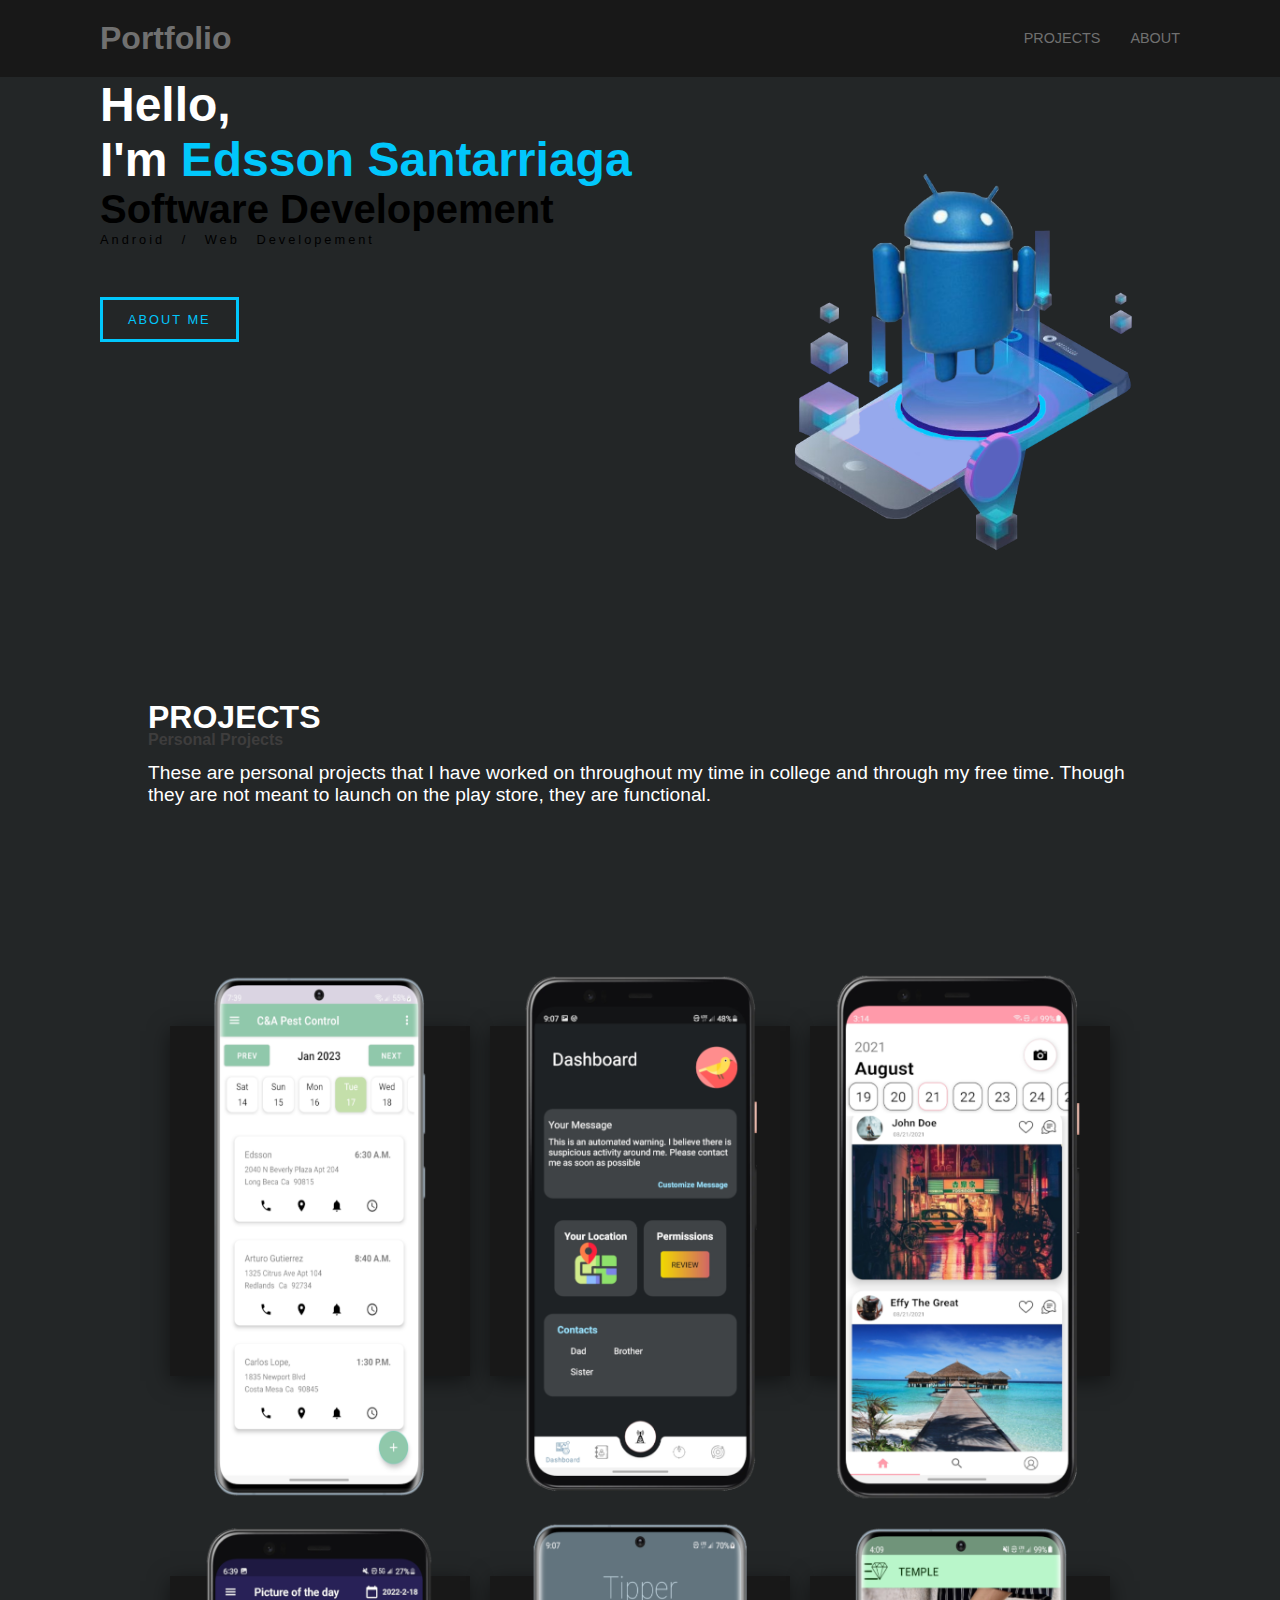
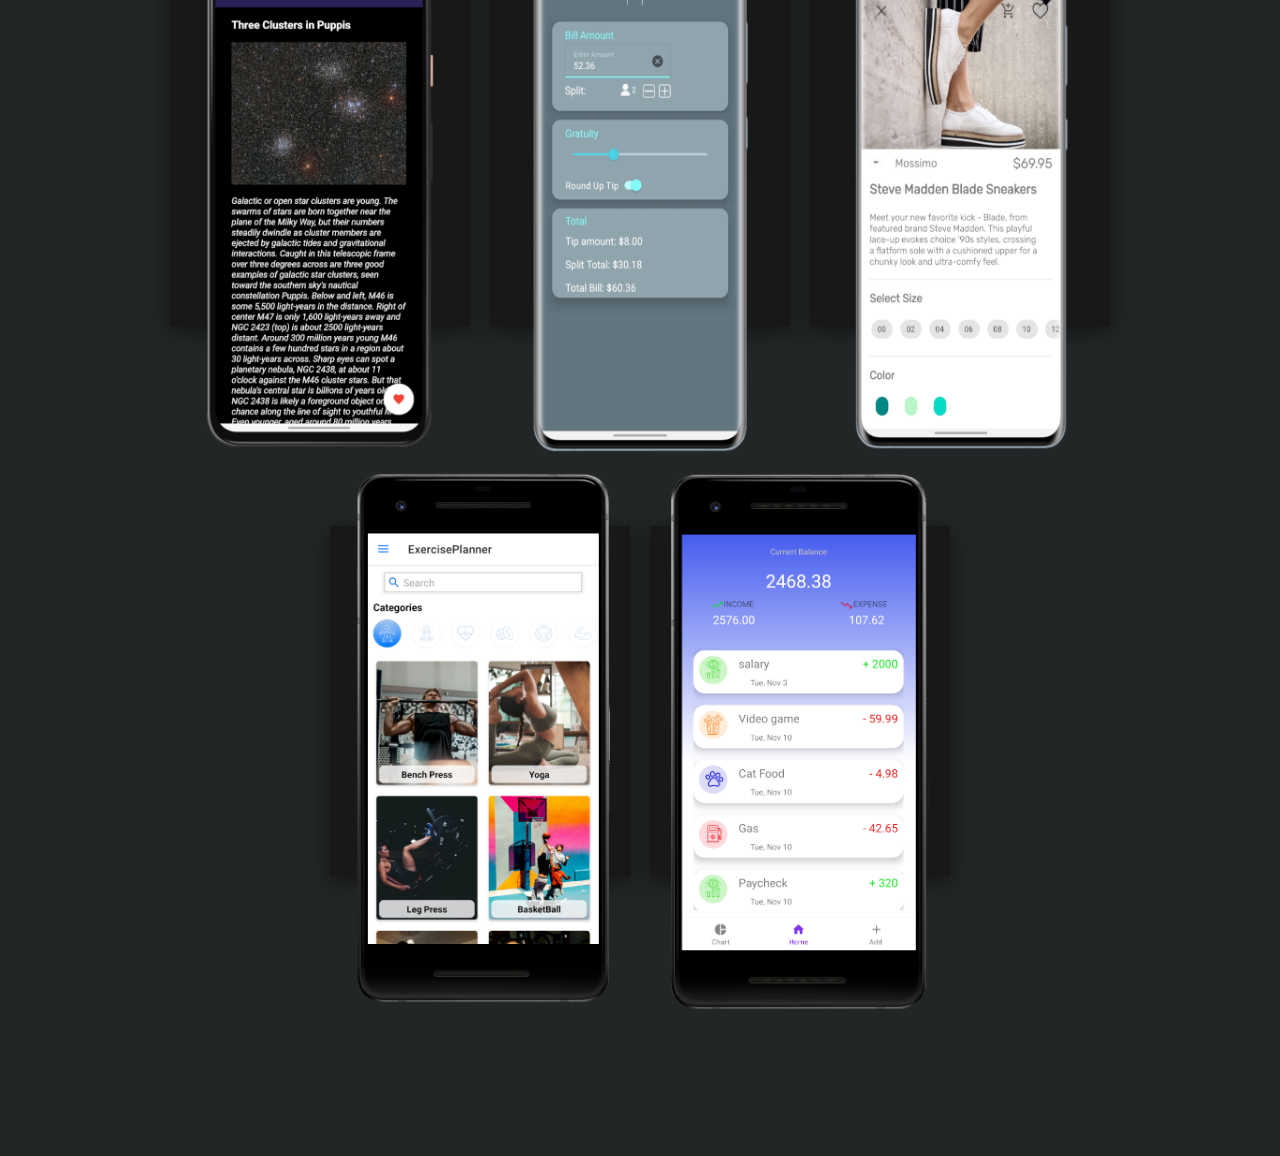
<file: index.html>
<!DOCTYPE html>
<html lang="en">
  <head>
    <meta charset="UTF-8" />
    <meta name="viewport" content="width=device-width, initial-scale=1.0" />
    <meta http-equiv="X-UA-Compatible" content="ie=edge" />
    <link rel="stylesheet" href="css/style.css" />
    <title>Personal Website</title>
  </head>
 <body>
  <div class= "navbar">
     <header>
       <div class="lgo">
         <h1>Portfolio</h1>
       </div>
       <nav>
         <ul>
           <li><a href="#Projects">PROJECTS</a></li>
           <li><a href="./about.html">ABOUT</a></li>
         </ul>
       </nav>
     </header>
  </div>


  <div class="main-info-section">
   <div class="text">
     <h1>Hello,<br> I'm <span class="name">Edsson Santarriaga</span> </h1>
     <h2>Software Developement</h2>
     <p>Android / Web Developement </p>
     <a href="./about.html">ABOUT ME</a>
   </div>
   <div class="profile-image">
      <img src="img/androidProfile.png" alt="pic" />
   </div>
  </div>

  <div class="projects ">
    <!--text-->
    <div class="projects-text ">
      <p>Projects</p>
      <p>Personal Projects</p>
      <p>These are personal projects that I have worked on throughout my time
        in college and through my free time. Though they are not meant to launch
        on the play store, they are functional.</p>
    </div>

    <div class="container">
      <a href="./links/pest.html">
        <div class="card">
          <div class="imgBx">
            <img src="./img/pest/pest1_cropped.png" />
          </div>
          <div class="content">
            <h2>Pest Control</h2>
            <p>Android App that was made for a local pest control to help them manage
            their dialy appointments</p>
          </div>
        </div>
      </a>


      <a href="./links/canary.html">
        <div class="card">
          <div class="imgBx">
            <img src="./img/canary/canary2_cropped.png" />
          </div>
          <div class="content">
            <h2>Canary</h2>
            <p>App that sends distress message by shaking phone with current location if user suspects
            dangerous activiy around them.</p>
          </div>
        </div>
      </a>

      <a href="./links/scavenger.html">
        <div class="card">
          <div class="imgBx">
            <img src="./img/scavenger/scavenger1_cropped.png" />
          </div>
          <div class="content">
            <h2>Scavenger Hunt</h2>
            <p>Social Media app that prompts users daily photograph challenges and
            lets them display them with friends. </p>
          </div>
        </div>
      </a>

      <a href="./links/space.html">
      <div class="card">
        <div class="imgBx">
          <img src="./img/space_explorer/space_explorer2_cropped.png"/>
        </div>
        <div class="content">
          <h2>Space Explorer</h2>
          <p>Mobile App that lets users view new photos of space every day which
          are provide by NASA</p>
        </div>
      </div>
      </a>


      <a href="./links/tipper.html">
        <div class="card">
          <div class="imgBx">
            <img src="./img/tipper/tipper1_cropped.png" />
          </div>
          <div class="content">
            <h2>Tipper</h2>
            <p>Basic app that calculates suggested service tip based on bill amount </p>
          </div>
        </div>
      </a>


      <a href="./links/temple.html">
      <div class="card">
          <div class="imgBx">
            <img src="./img/temple/temple2_cropped.png" />
        </div>
        <div class="content">
          <h2>Temple</h2>
          <p>Shopping app prototype meant to simulate online Shopping </p>
        </div>
      </div>
      </a>

      <a href="./links/exercise.html">
      <div class="card">
        <div class="imgBx">
          <img src="./img/exercise/exercise1.png"/>
        </div>
        <div class="content">
          <h2>Excercise Planner</h2>
          <p>Android mobile App that lets users choose prefered excercises and
          add them to a weekly schedule. </p>
        </div>
      </div>
      </a>





      <a href="./links/expense.html">
      <div class="card">
        <div class="imgBx">
          <img src="./img/expense/expense_tracker1.png" />
        </div>
        <div class="content">
          <h2>Expense Tracker</h2>
          <p>Android mobile app that lets user keep track of their expenses. It
          also categories the expense and charts them. </p>
        </div>
      </div>
      </a>

    </div>
  </div>
 </body>
</html>
</file>
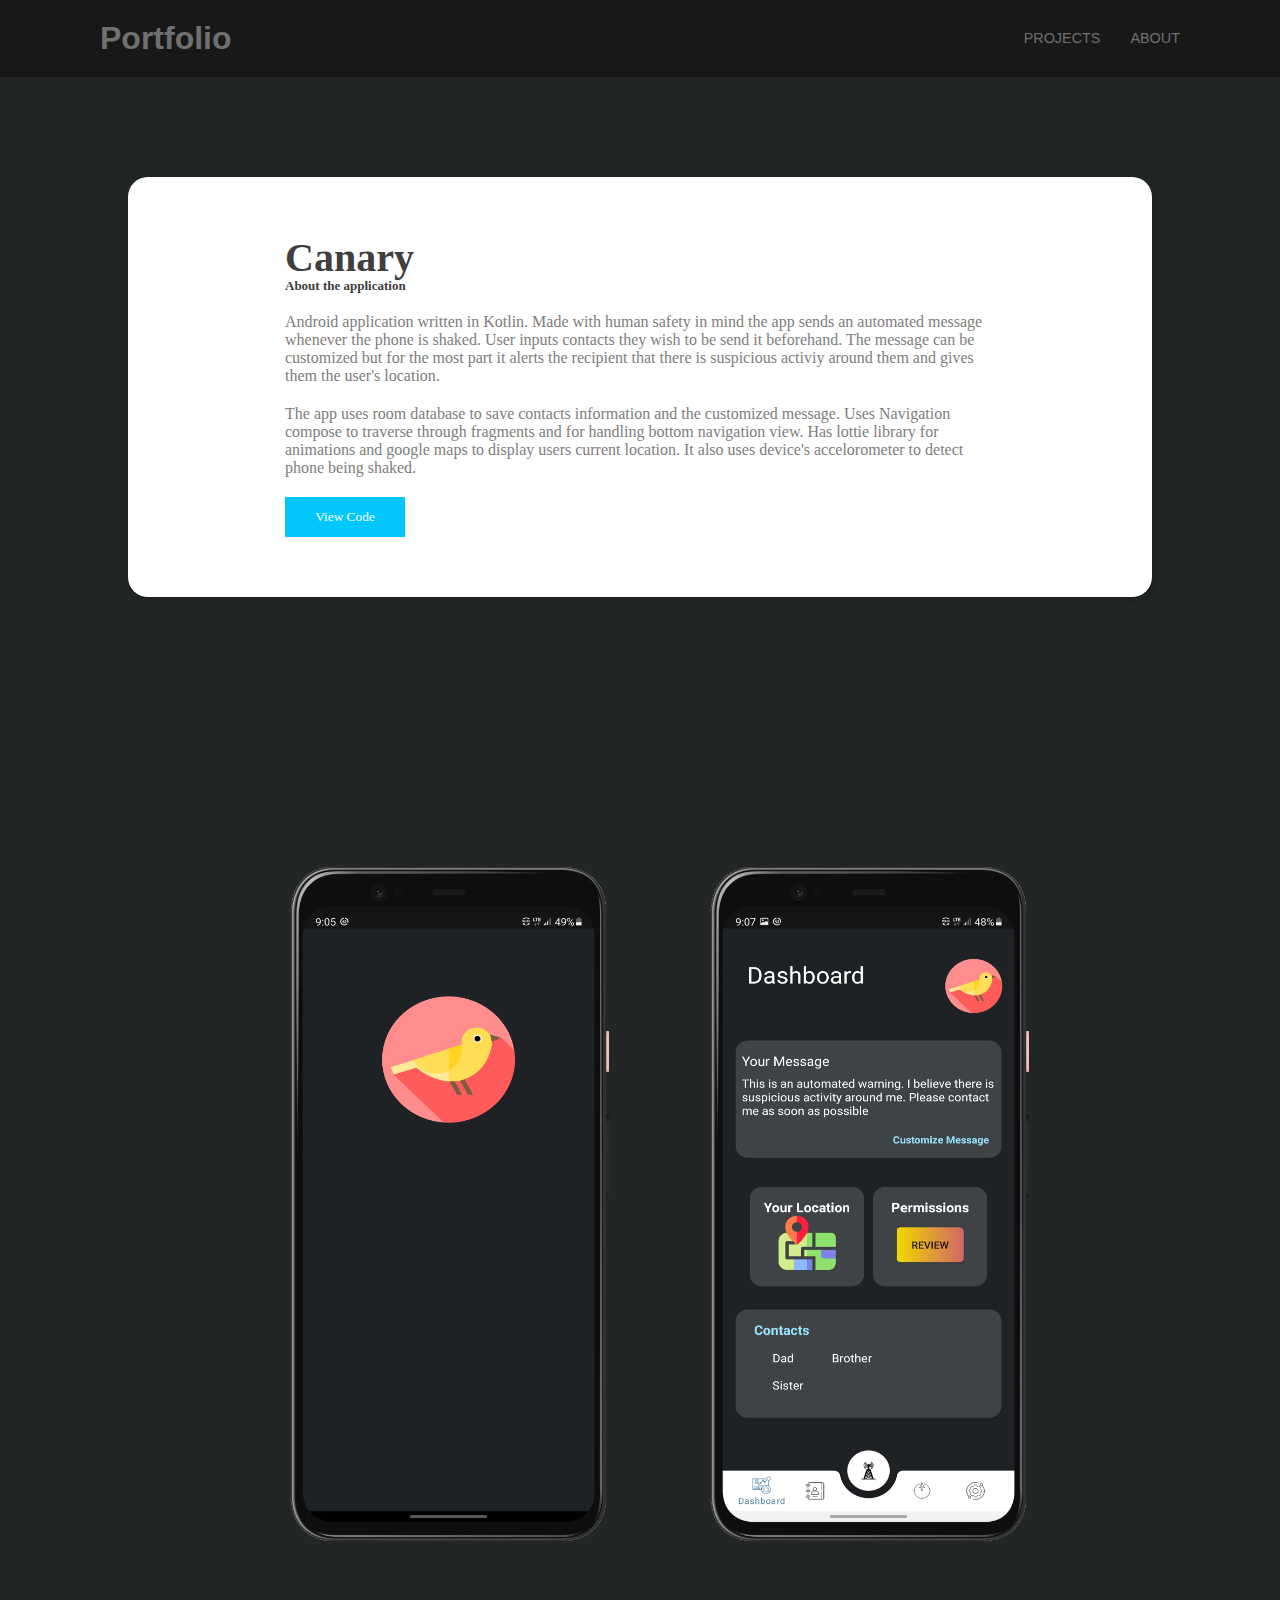
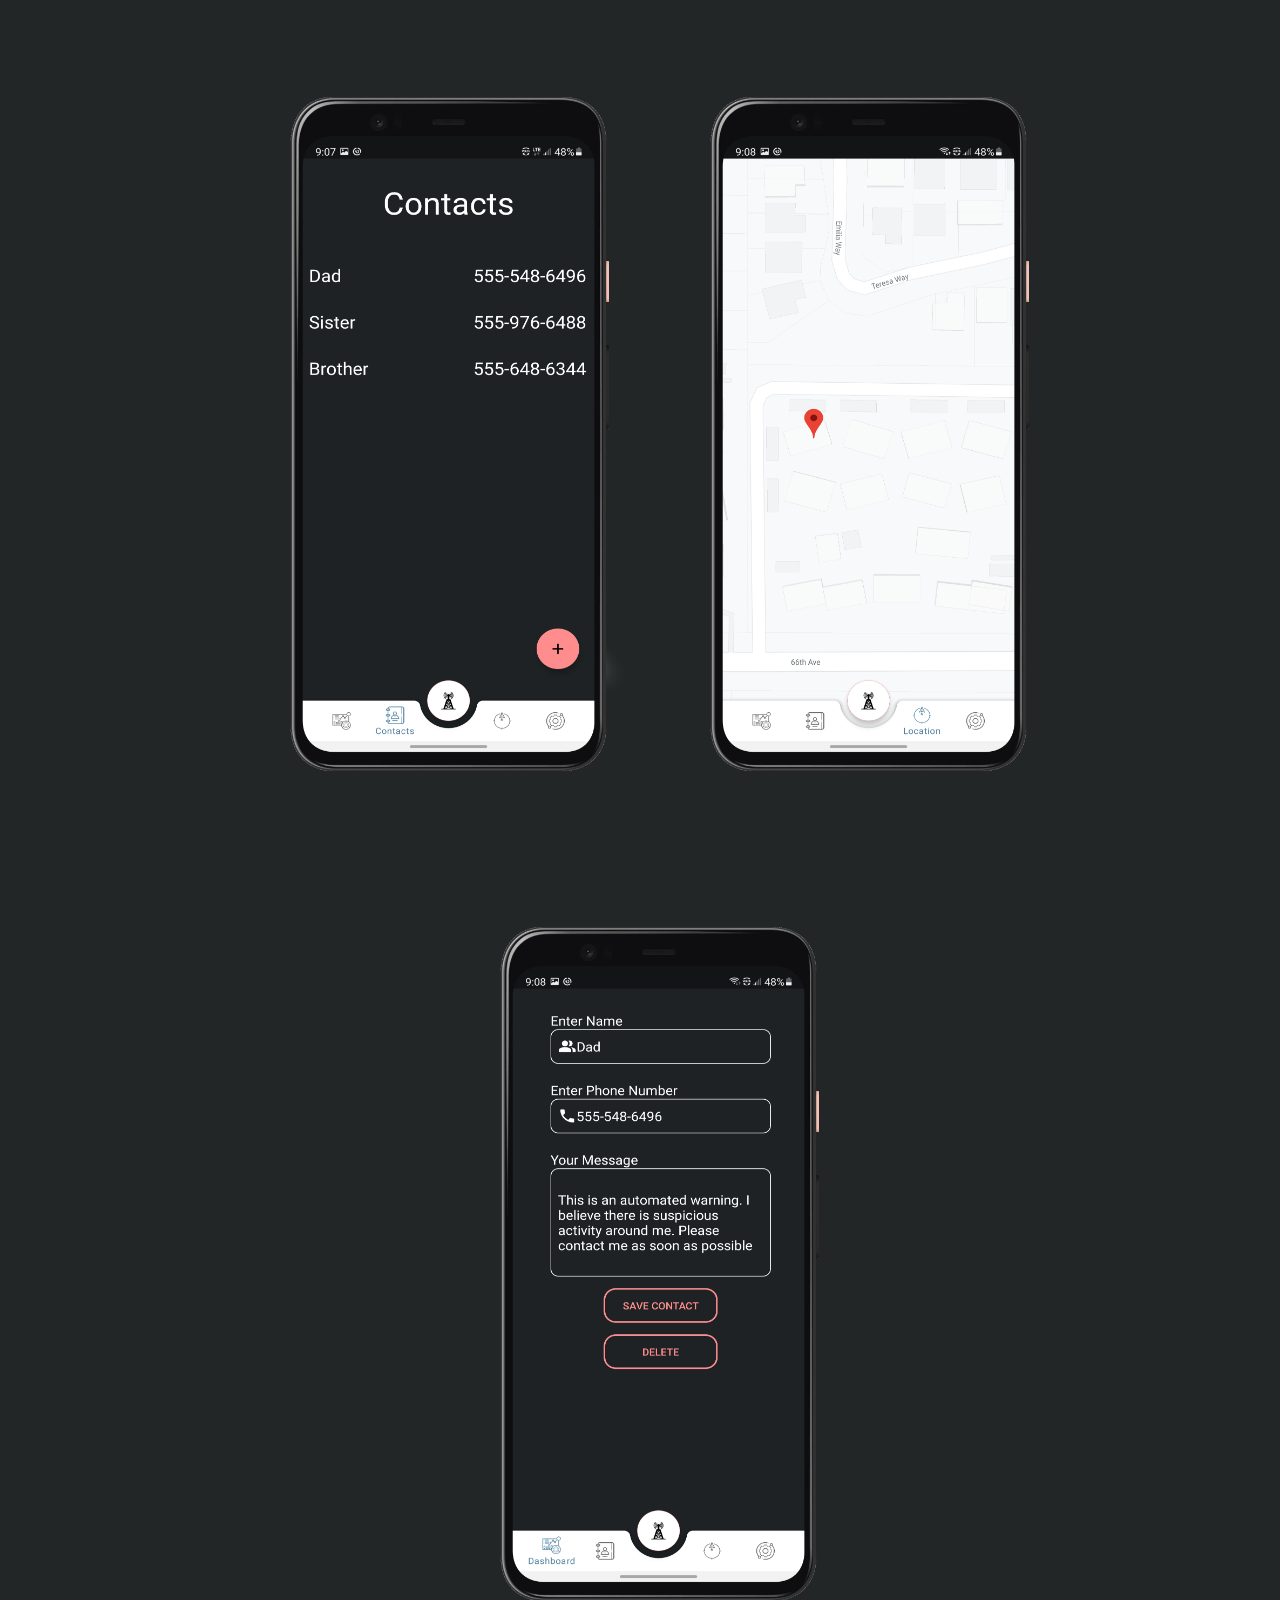
<file: links/canary.html>
<!DOCTYPE html>
<html lang="en" dir="ltr">
  <head>
    <meta charset="utf-8">
    <meta name='viewport' content='width=device-width,initial-scale=1' >
    <title>Personal Website</title>
    <link rel="stylesheet" href="../css/aboutApp.css" />
  </head>
  <body>


    <div class= "navbar">
    <header>
      <div class="lgo">
        <h1>Portfolio</h1>
      </div>
      <nav>
        <ul>
          <li><a href="../index.html">Projects</a></li>
          <li><a href="../about.html">About</a></li>
        </ul>
      </nav>
    </header>
  </div>


  <div class="about-container">
	   <!--about-app-text-->
		<div class="about-text">

  		<p>Canary</p>
  		<p>About the application</p>

      <p>
        Android application written in Kotlin. Made with human safety in mind the
      app sends an automated message whenever the phone is shaked. User inputs contacts they
      wish to be send it beforehand. The message can be customized but for the most part
      it alerts the recipient that there is suspicious activiy around them and gives them the
      user's location.</p>

      <p>
        The app uses room database to save contacts information and the customized message.
        Uses Navigation compose to traverse through fragments and for handling bottom navigation
        view. Has lottie library for animations and google maps to display users current location.
        It also uses device's accelorometer to detect phone being shaked.
      </p>
      <a target="_blank" href="https://github.com/Santarriaga/Canary">
        <button>View Code</button>
      </a>
		</div>
	</div>

  <div class="container">

    <div class="card">
      <div class="imgBx">
        <img src="../img/canary/canary1.png"/>
      </div>
    </div>

    <div class="card">
      <div class="imgBx">
        <img src="../img/canary/canary2.png"/>
      </div>
    </div>

    <div class="card">
      <div class="imgBx">
        <img src="../img/canary/canary3.png"/>
      </div>
    </div>

    <div class="card">
      <div class="imgBx">
        <img src="../img/canary/canary4.png"/>
      </div>
    </div>

    <div class="card">
      <div class="imgBx">
        <img src="../img/canary/canary5.png"/>
      </div>
    </div>
  </body>
</html>
</file>
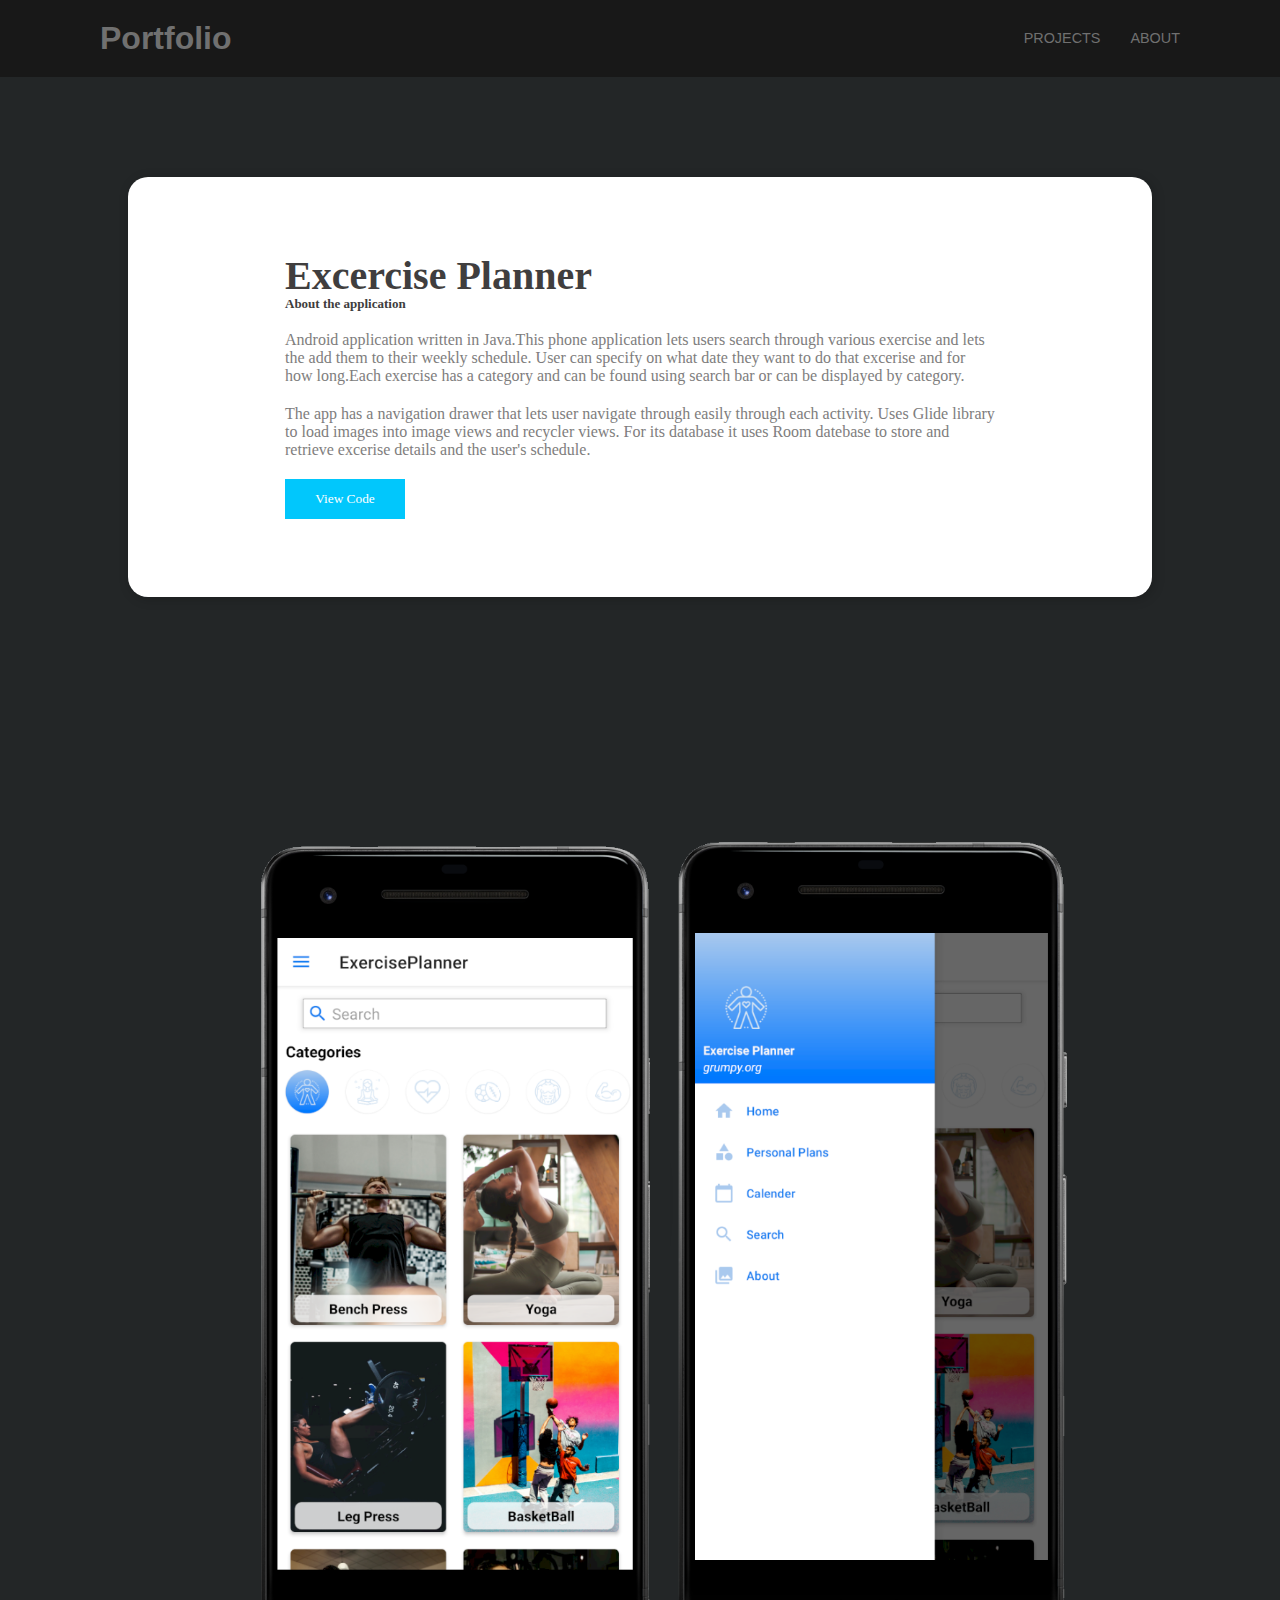
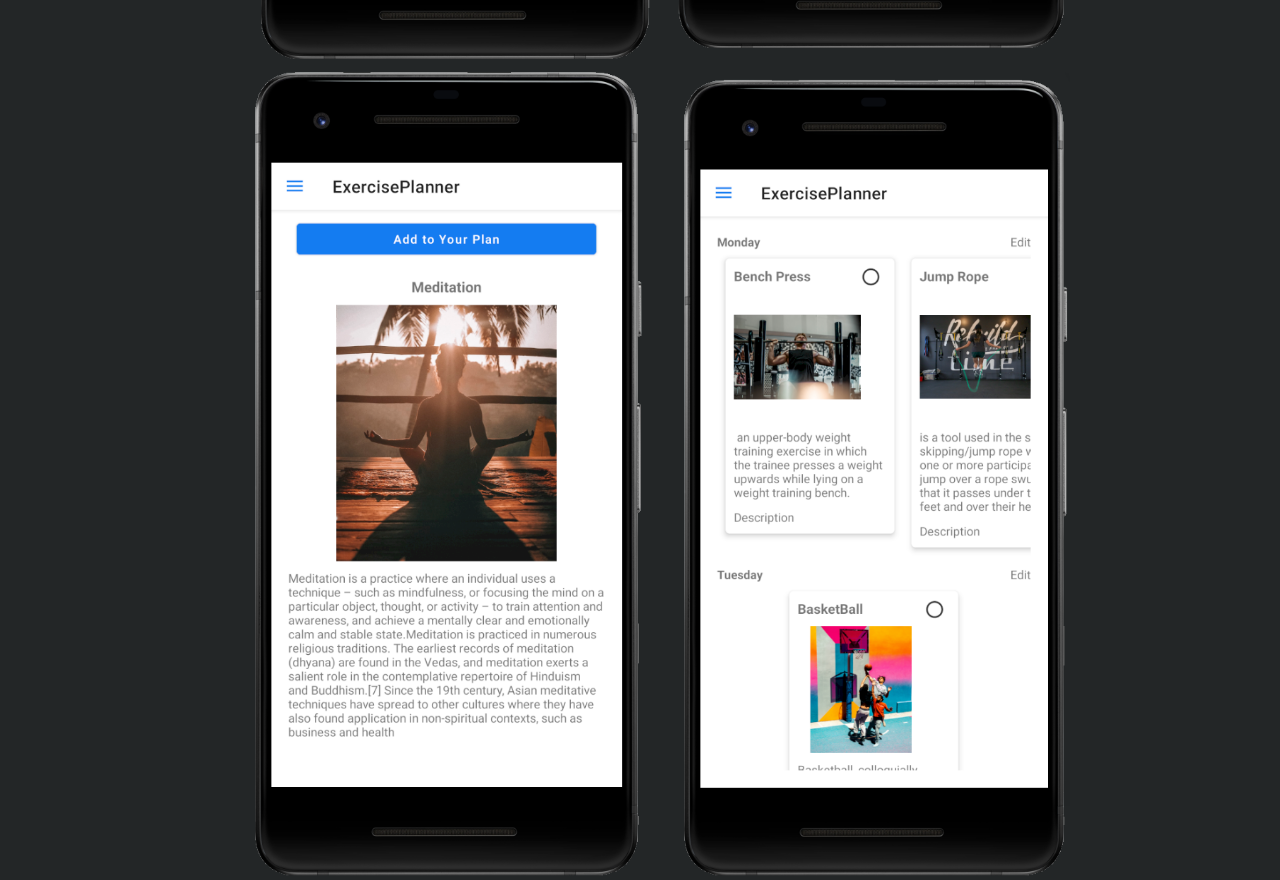
<file: links/exercise.html>
<!DOCTYPE html>
<html lang="en" dir="ltr">
  <head>
    <meta charset="utf-8">
    <meta name='viewport' content='width=device-width,initial-scale=1' >
    <title>Personal Website</title>
    <link rel="stylesheet" href="../css/aboutApp.css" />
  </head>
  <body>


    <div class= "navbar">
    <header>
      <div class="lgo">
        <h1>Portfolio</h1>
      </div>
      <nav>
        <ul>
          <li><a href="../index.html">Projects</a></li>
          <li><a href="../about.html">About</a></li>
        </ul>
      </nav>
    </header>
  </div>


  <div class="about-container">
	   <!--about-app-text-->
		<div class="about-text">

  		<p> Excercise Planner </p>
  		<p>About the application</p>

      <p>
        Android application written in Java.This phone application lets users
        search through various exercise and lets the add them to their weekly schedule.
        User can specify on what date they want to do that excerise and for how
        long.Each exercise has a category and can be found using search bar or
        can be displayed by category. <br/></p>

      <p>
        The app has a navigation drawer that lets user navigate through easily
        through each activity. Uses Glide library to load images into image views
        and recycler views. For its database it uses Room datebase to store and
        retrieve excerise details and the user's schedule.
      </p>


      <a target="_blank" href="https://github.com/Santarriaga/ExercisePlanner">
        <button>View Code</button>
      </a>
		</div>
	</div>

  <div class="container">

    <div class="card">
      <div class="imgBx">
        <img src="../img/exercise/exercisePlanner1.png"/>
      </div>
    </div>

    <div class="card">
      <div class="imgBx">
        <img src="../img/exercise/exercisePlanner2.png"/>
      </div>
    </div>

    <div class="card">
      <div class="imgBx">
        <img src="../img/exercise/exercisePlanner3.png"/>
      </div>
    </div>

    <div class="card">
      <div class="imgBx">
        <img src="../img/exercise/exercisePlanner4.png"/>
      </div>
    </div>
  </div>
  </body>
</html>
</file>
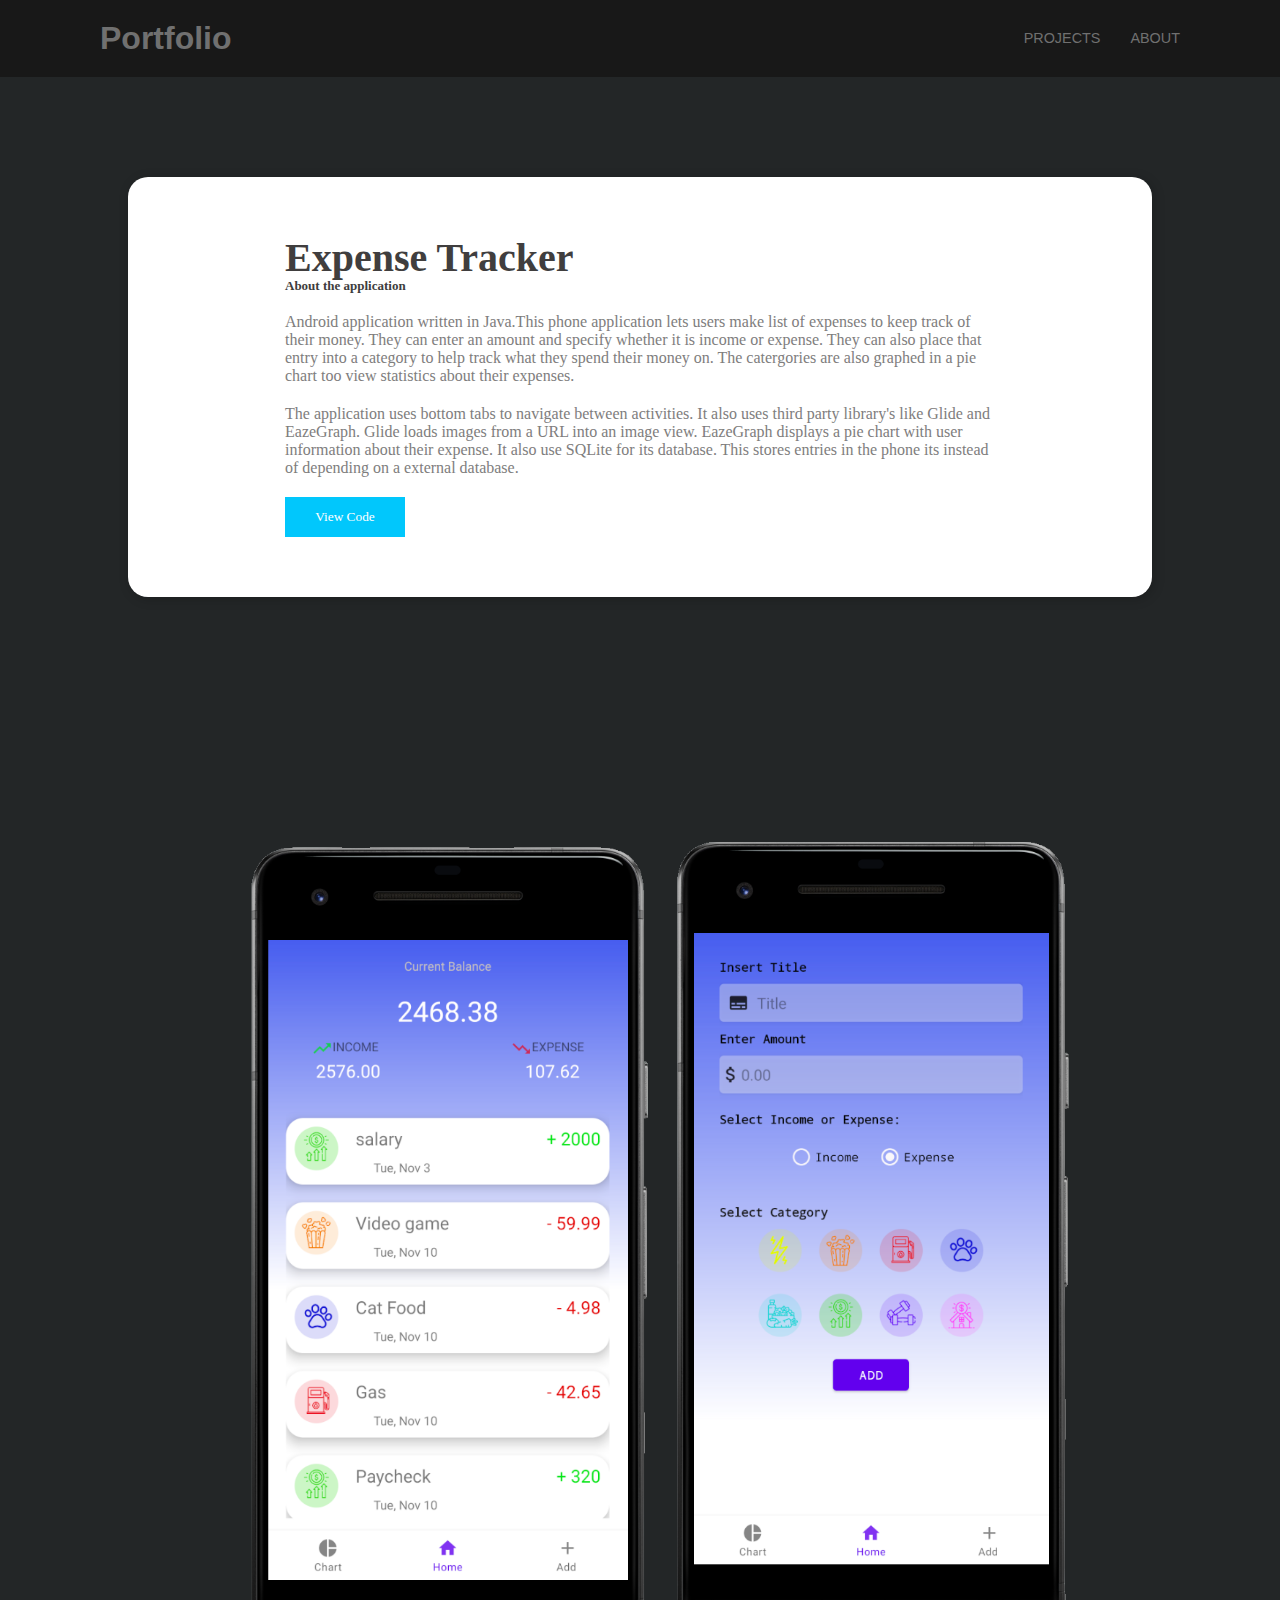
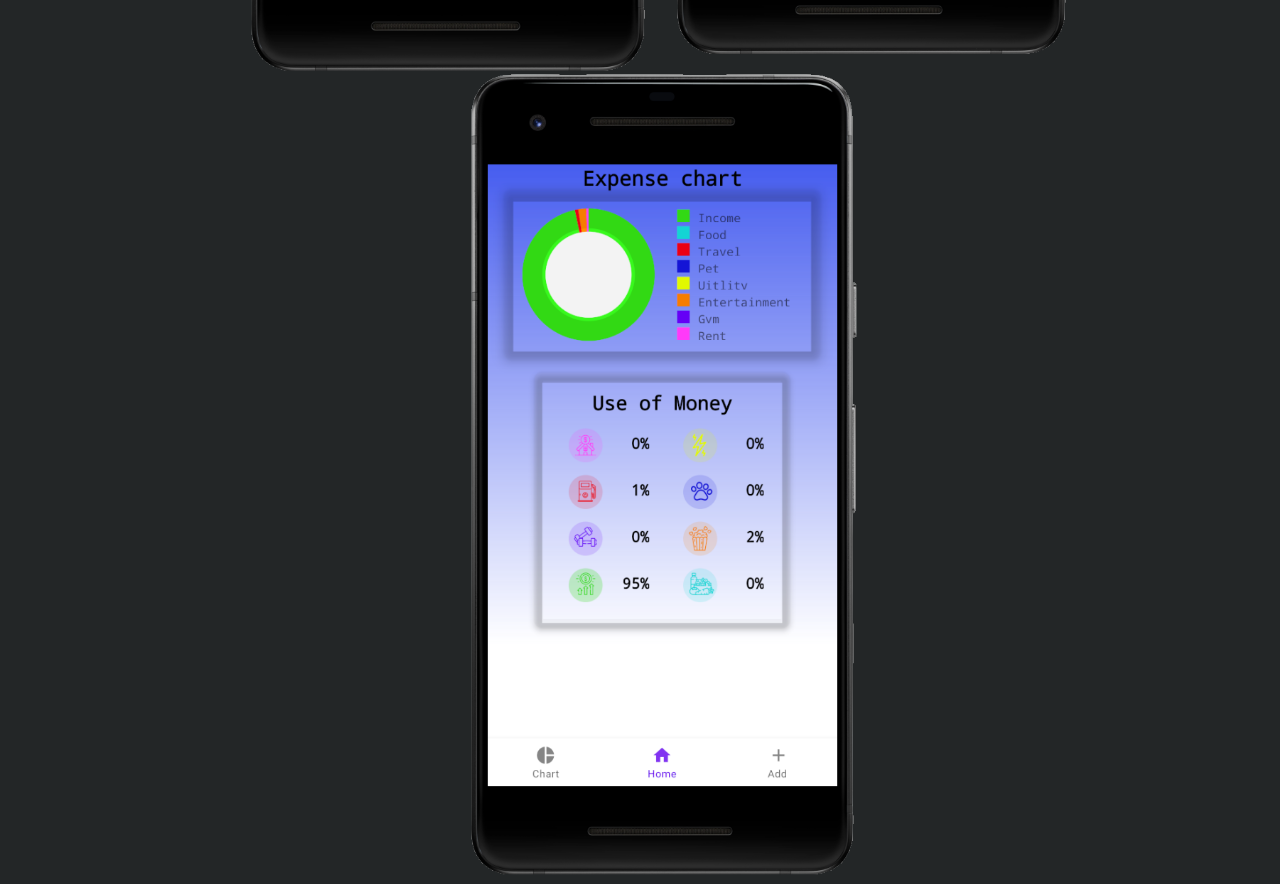
<file: links/expense.html>
<!DOCTYPE html>
<html lang="en" dir="ltr">
  <head>
    <meta charset="utf-8">
    <meta name='viewport' content='width=device-width,initial-scale=1' >
    <title>Personal Website</title>
    <link rel="stylesheet" href="../css/aboutApp.css" />
  </head>
  <body>


    <div class= "navbar">
    <header>
      <div class="lgo">
        <h1>Portfolio</h1>
      </div>
      <nav>
        <ul>
          <li><a href="../index.html">Projects</a></li>
          <li><a href="../about.html">About</a></li>
        </ul>
      </nav>
    </header>
  </div>


  <div class="about-container">
	   <!--about-app-text-->
		<div class="about-text">

  		<p> Expense Tracker    </p>
  		<p>About the application</p>

      <p>
        Android application written in Java.This phone application lets users
        make list of expenses to keep track of their money. They can enter an amount
        and specify whether it is income or expense. They can also place that entry
        into a category to help track what they spend their money on. The catergories
        are also graphed in a pie chart too view statistics about their expenses.  <br/></p>

      <p>
        The application uses bottom tabs to navigate between activities. It also
        uses third party library's like Glide and EazeGraph. Glide loads images
        from a URL into an image view. EazeGraph displays a pie chart with
        user information about their expense. It also use SQLite for its database.
        This stores entries in the phone its instead of depending on a external
        database.
      </p>


      <a target="_blank" href="https://github.com/Santarriaga/ExpenseTracker">
        <button>View Code</button>
      </a>
		</div>
	</div>

  <div class="container">

    <div class="card">
      <div class="imgBx">
        <img src="../img/expense/ExpenseTracker1.png"/>
      </div>
    </div>

    <div class="card">
      <div class="imgBx">
        <img src="../img/expense/ExpenseTracker2.png"/>
      </div>
    </div>

    <div class="card">
      <div class="imgBx">
        <img src="../img/expense/ExpenseTracker3.png"/>
      </div>
    </div>

  </div>
  </body>
</html>
</file>
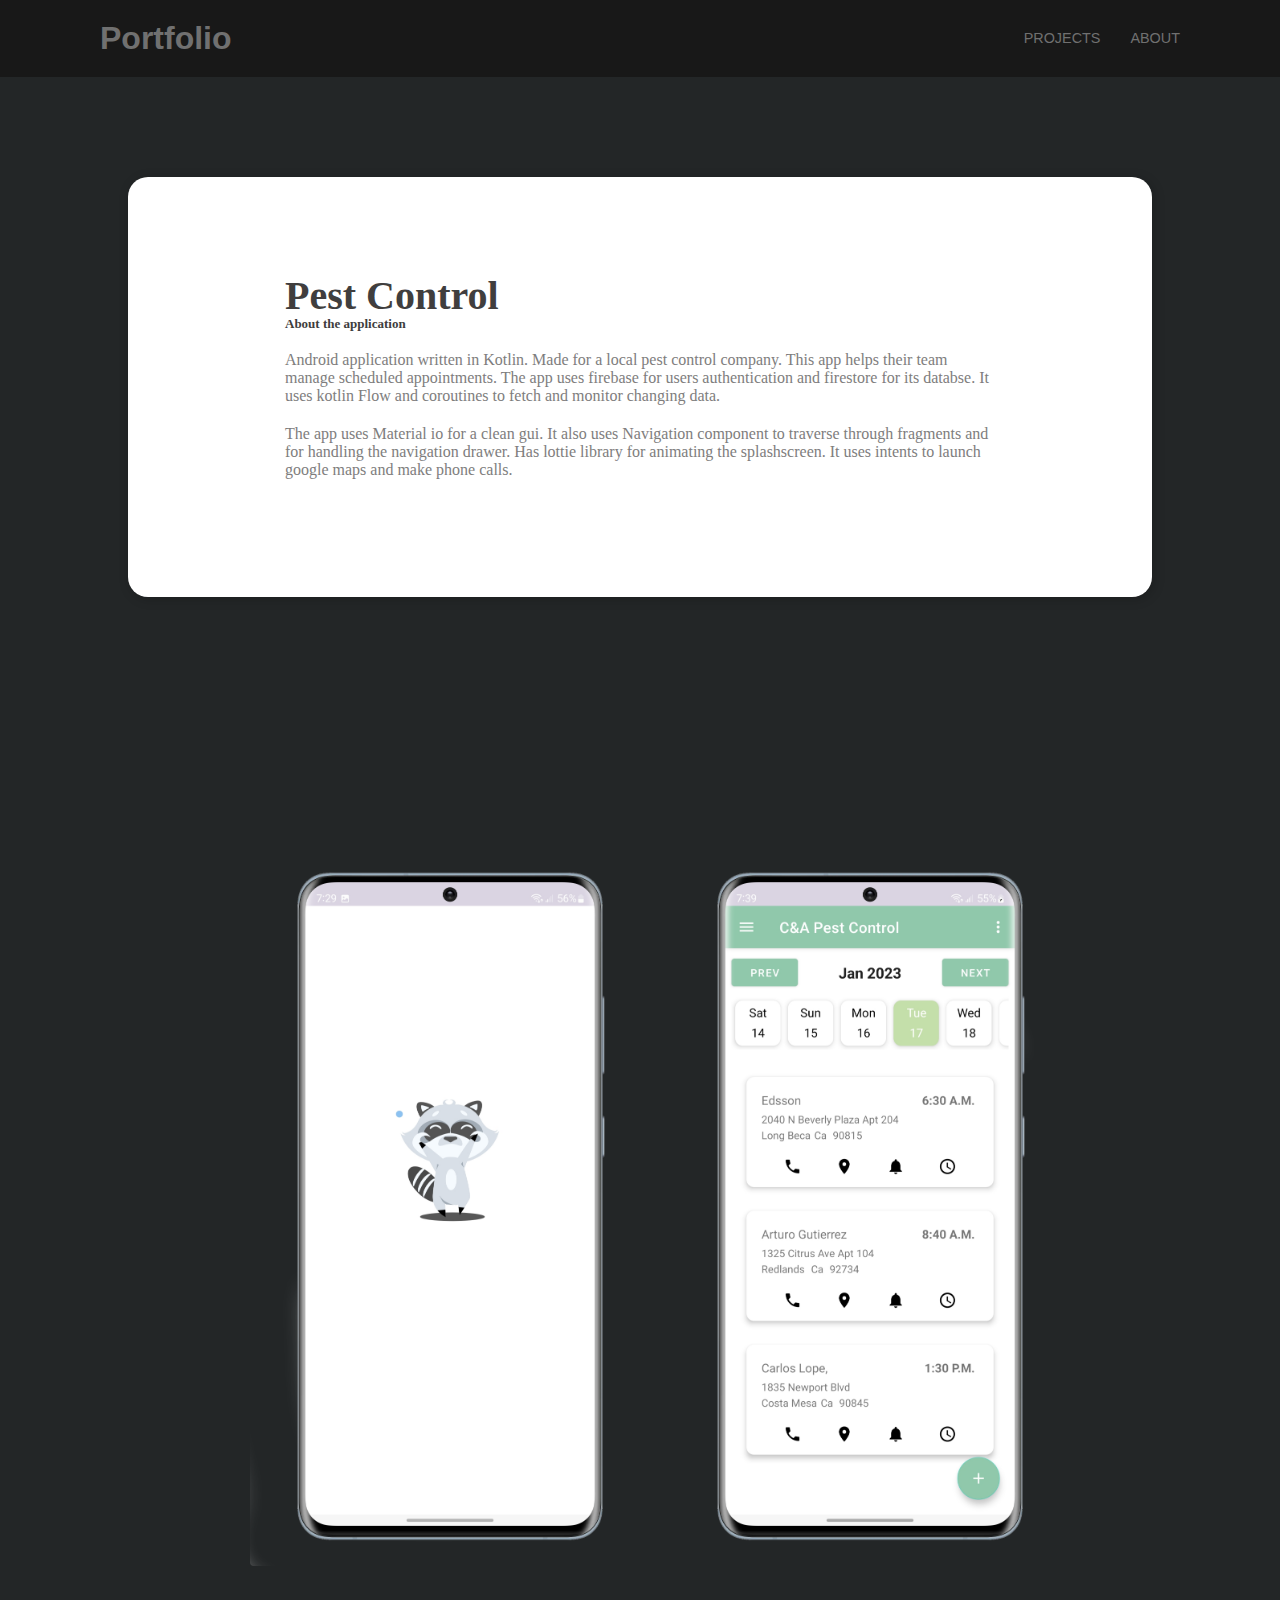
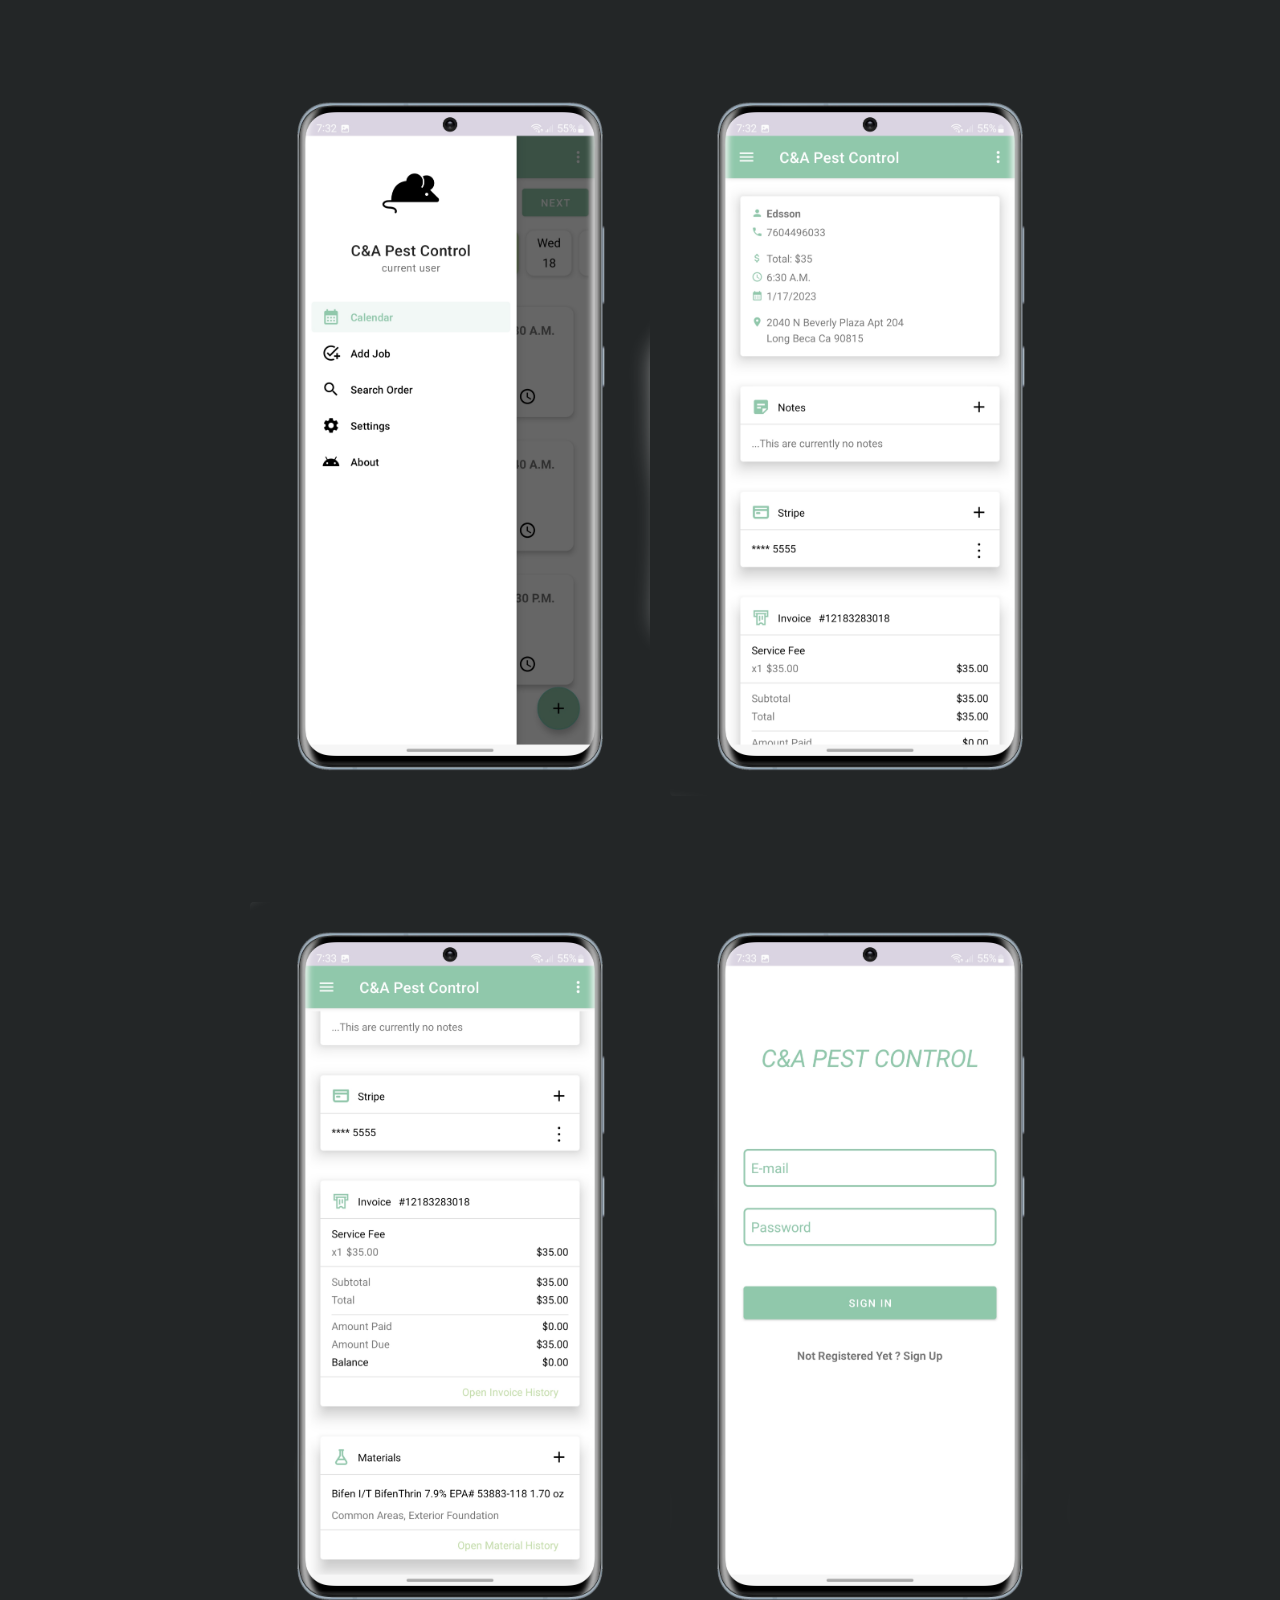
<file: links/pest.html>
<!DOCTYPE html>
<html lang="en" dir="ltr">
  <head>
    <meta charset="utf-8">
    <meta name='viewport' content='width=device-width,initial-scale=1' >
    <title>Personal Website</title>
    <link rel="stylesheet" href="../css/aboutApp.css" />
  </head>
  <body>


    <div class= "navbar">
    <header>
      <div class="lgo">
        <h1>Portfolio</h1>
      </div>
      <nav>
        <ul>
          <li><a href="../index.html">Projects</a></li>
          <li><a href="../about.html">About</a></li>
        </ul>
      </nav>
    </header>
  </div>


  <div class="about-container">
	   <!--about-app-text-->
		<div class="about-text">

  		<p>Pest Control</p>
  		<p>About the application</p>

      <p>
        Android application written in Kotlin. Made for a local pest control company. This
      app helps their team manage scheduled appointments. The app uses firebase for users
      authentication and firestore for its databse. It uses kotlin Flow and coroutines
      to fetch and monitor changing data.</p>

      <p>
        The app uses Material io for a clean gui. It also uses Navigation component
        to traverse through fragments and for handling the navigation drawer.
        Has lottie library for animating the splashscreen. It uses intents to
        launch google maps and make phone calls.
      </p>
      <!-- <a target="_blank" href="https://github.com/Santarriaga/Canary">
        <button>View Code</button>
      </a> -->
		</div>
	</div>

  <div class="container">

    <div class="card">
      <div class="imgBx">
        <img src="../img/pest/pest6.png"/>
      </div>
    </div>

    <div class="card">
      <div class="imgBx">
        <img src="../img/pest/pest1.png"/>
      </div>
    </div>

    <div class="card">
      <div class="imgBx">
        <img src="../img/pest/pest5.png"/>
      </div>
    </div>
    <div class="card">
      <div class="imgBx">
        <img src="../img/pest/pest4.png"/>
      </div>
    </div>

    <div class="card">
      <div class="imgBx">
        <img src="../img/pest/pest2.png"/>
      </div>
    </div>
    <div class="card">
      <div class="imgBx">
        <img src="../img/pest/pest3.png"/>
      </div>
    </div>
  </div>
  </body>
</html>
</file>
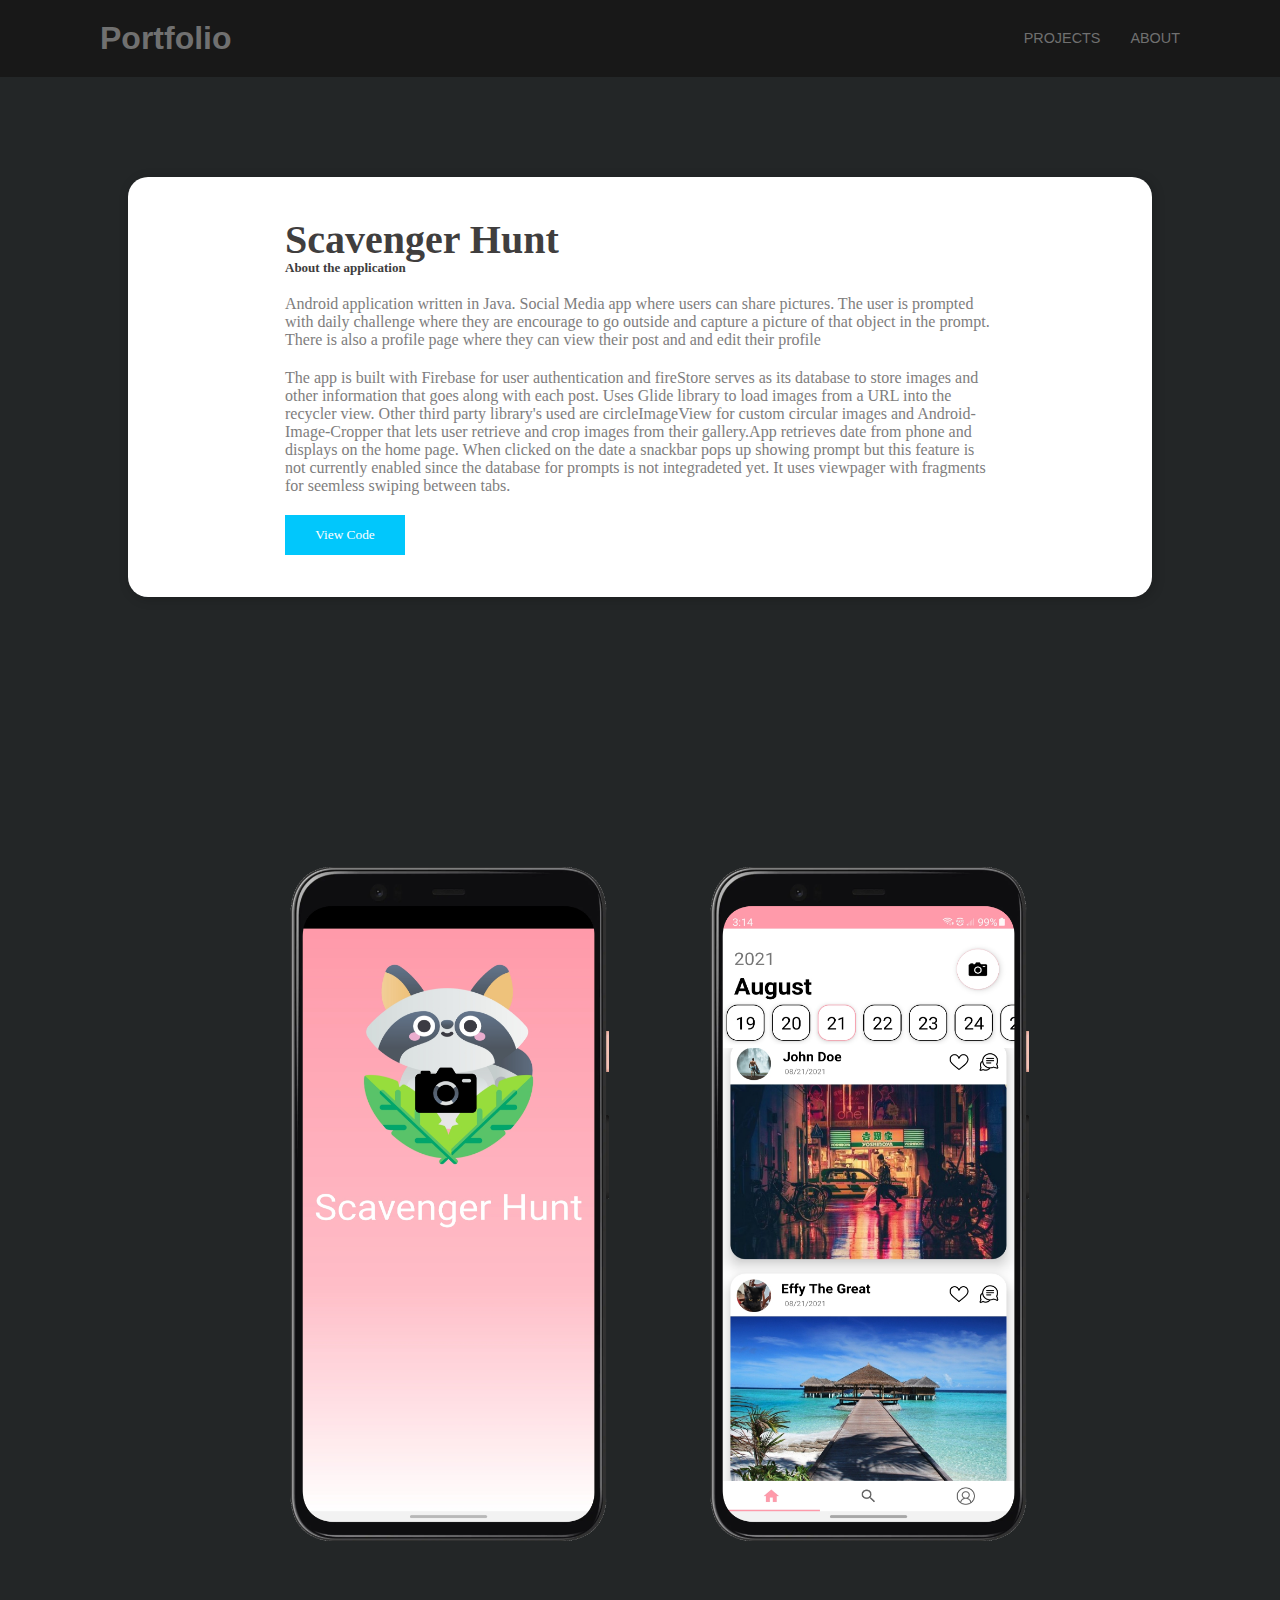
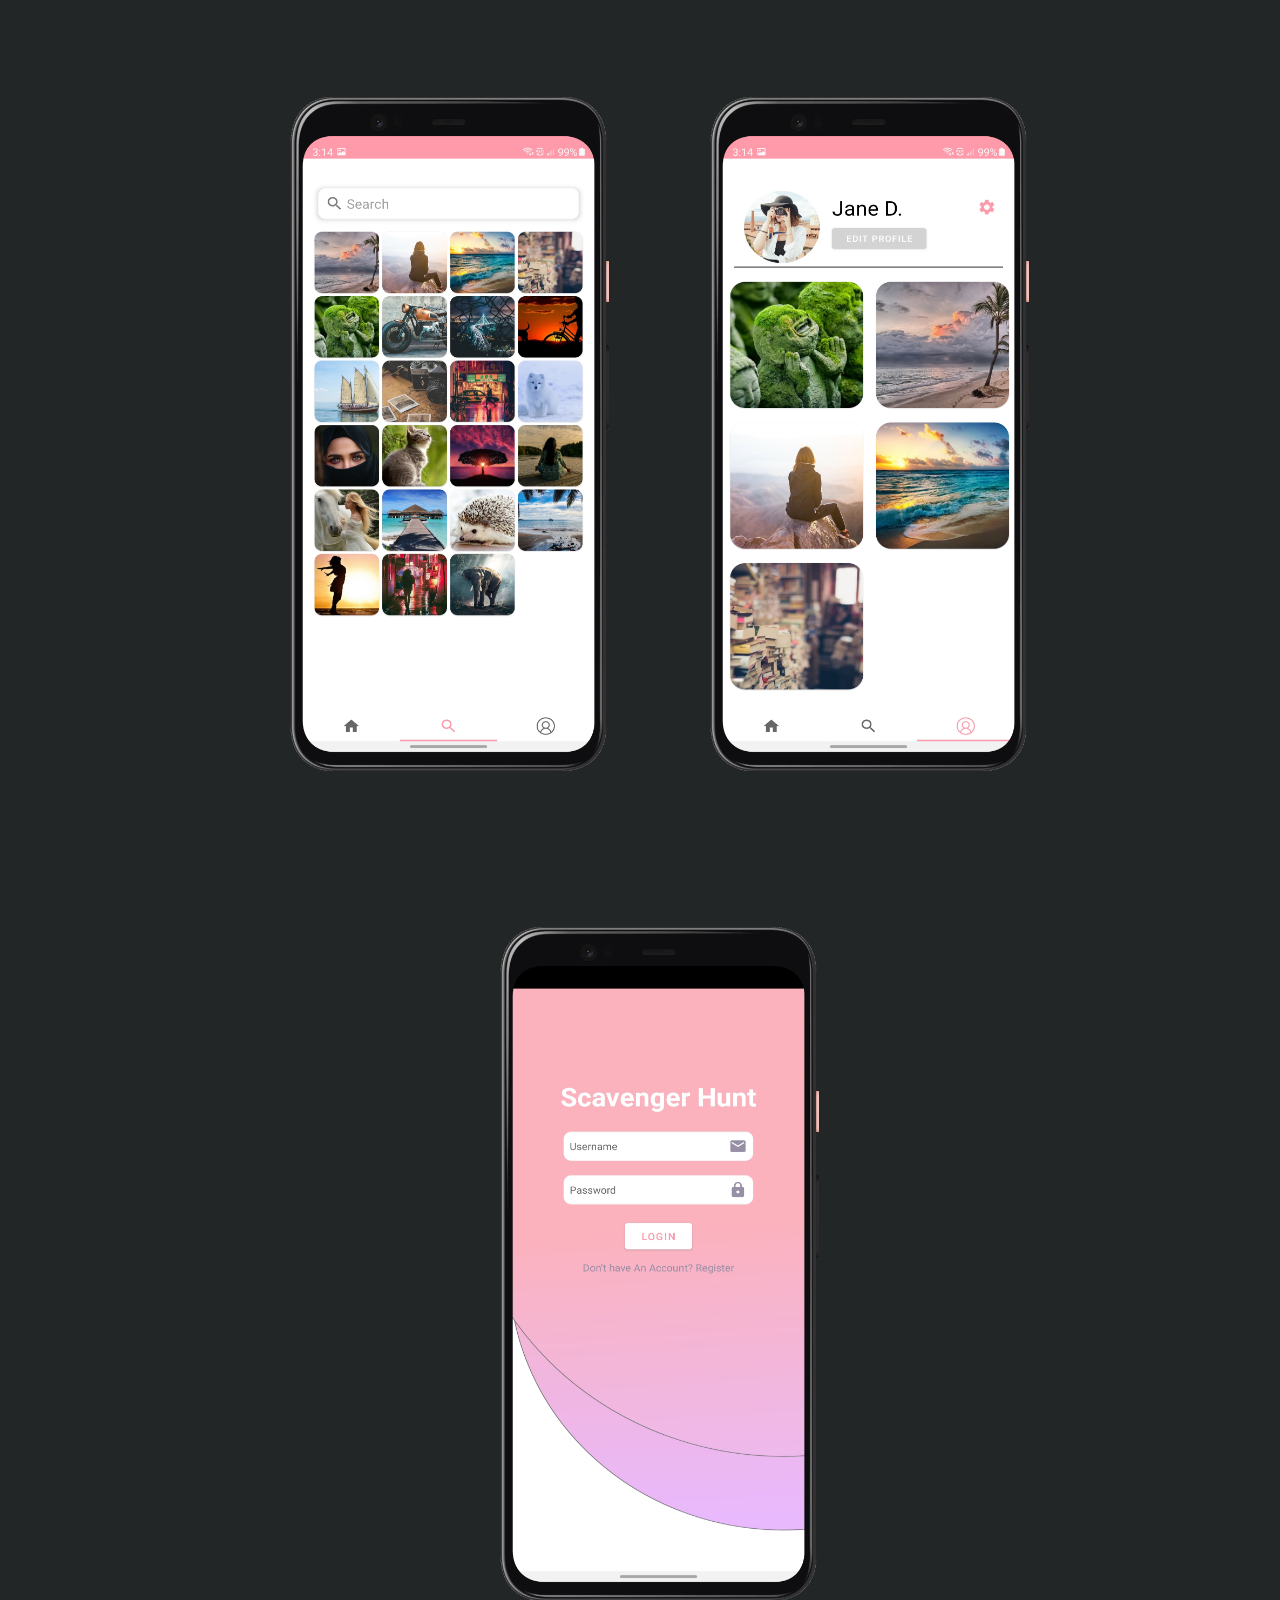
<file: links/scavenger.html>
<!DOCTYPE html>
<html lang="en" dir="ltr">
  <head>
    <meta charset="utf-8">
    <meta name='viewport' content='width=device-width,initial-scale=1' >
    <title>Personal Website</title>
    <link rel="stylesheet" href="../css/aboutApp.css" />
  </head>
  <body>


    <div class= "navbar">
    <header>
      <div class="lgo">
        <h1>Portfolio</h1>
      </div>
      <nav>
        <ul>
          <li><a href="../index.html">Projects</a></li>
          <li><a href="../about.html">About</a></li>
        </ul>
      </nav>
    </header>
  </div>


  <div class="about-container">
	   <!--about-me-text-->
		<div class="about-text">

  		<p> Scavenger Hunt</p>
  		<p>About the application</p>

      <p>
        Android application written in Java. Social Media app where users can
        share pictures. The user is prompted with daily challenge where they
        are encourage to go outside and capture a picture of that object in the
        prompt. There is also a profile page where they can view their post and
        and edit their profile</p>

      <p>
        The app is built with Firebase for user authentication and fireStore
        serves as its database to store images and other information that goes
        along with each post. Uses Glide library to load images from a URL into the
        recycler view. Other third party library's used are circleImageView for
        custom circular images and Android-Image-Cropper that lets user retrieve
        and crop images from their gallery.App retrieves date from phone and displays
        on the home page. When clicked on the date a snackbar pops up showing prompt
        but this feature is not currently enabled since the database for prompts
        is not integradeted yet. It uses viewpager with fragments for
        seemless swiping between tabs.
      </p>
      <a target="_blank" href="https://github.com/Santarriaga/Scavenger-Hunt">
        <button>View Code</button>
      </a>
		</div>
	</div>

  <div class="container">

    <div class="card">
      <div class="imgBx">
        <img src="../img/scavenger/scavenger5.png"/>
      </div>
    </div>

    <div class="card">
      <div class="imgBx">
        <img src="../img/scavenger/scavenger1.png"/>
      </div>
    </div>

    <div class="card">
      <div class="imgBx">
        <img src="../img/scavenger/scavenger2.png"/>
      </div>
    </div>

    <div class="card">
      <div class="imgBx">
        <img src="../img/scavenger/scavenger3.png"/>
      </div>
    </div>

    <div class="card">
      <div class="imgBx">
        <img src="../img/scavenger/scavenger4.png"/>
      </div>
    </div>
  </div>


  </body>
</html>
</file>
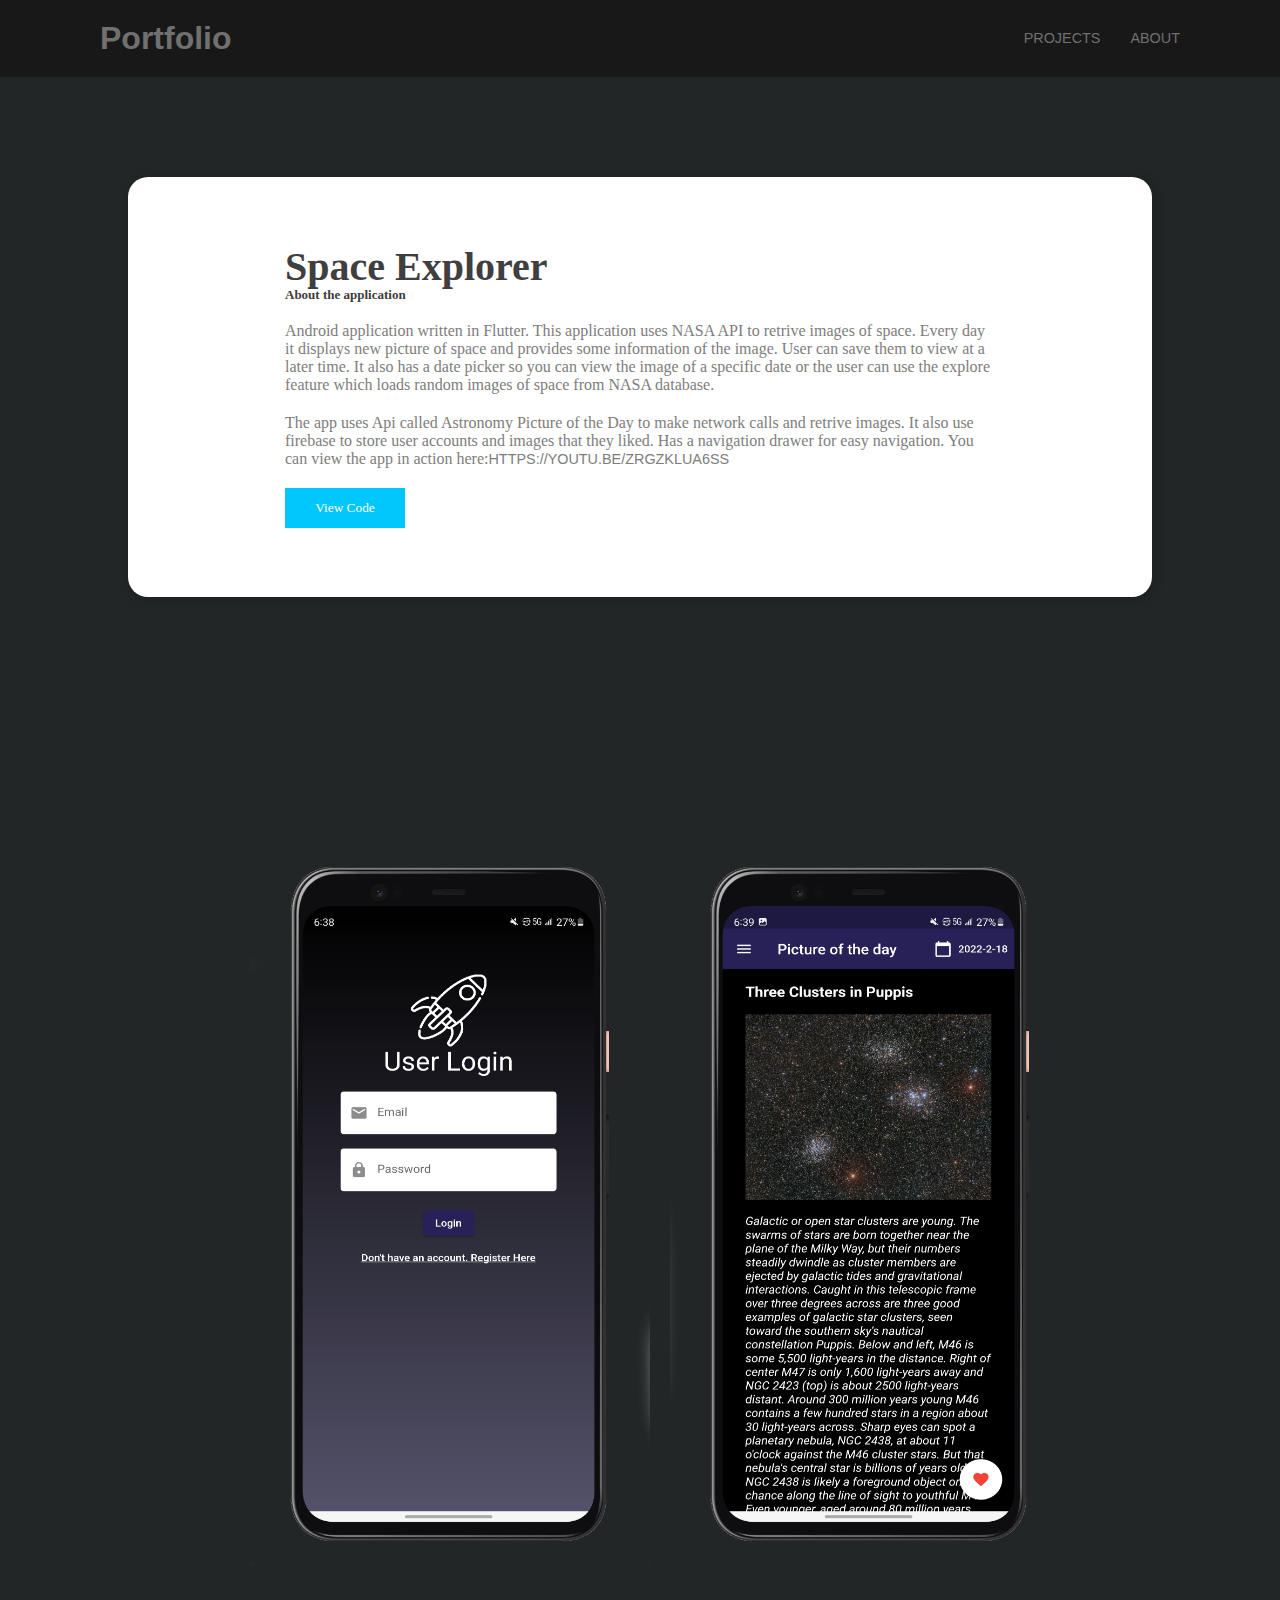
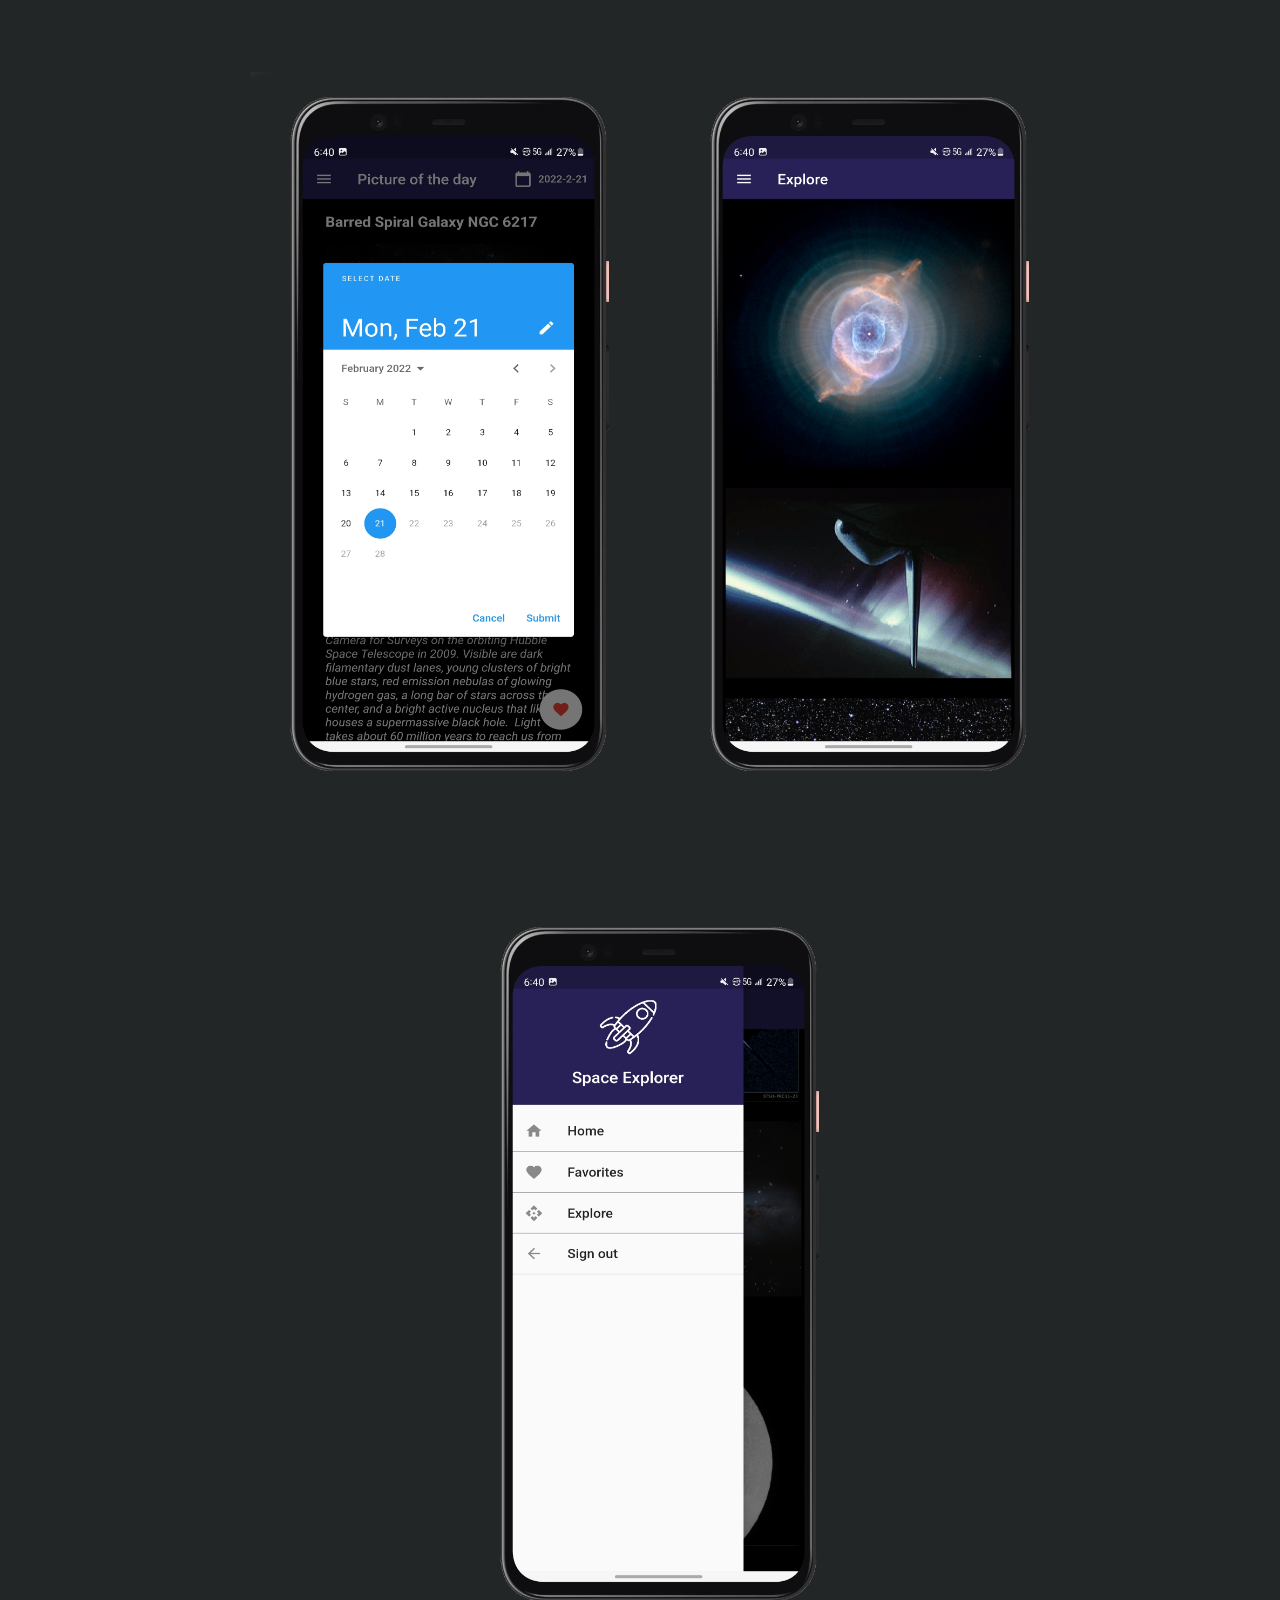
<file: links/space.html>
<!DOCTYPE html>
<html lang="en" dir="ltr">
  <head>
    <meta charset="utf-8">
    <meta name='viewport' content='width=device-width,initial-scale=1' >
    <title>Personal Website</title>
    <link rel="stylesheet" href="../css/aboutApp.css" />
  </head>
  <body>


    <div class= "navbar">
    <header>
      <div class="lgo">
        <h1>Portfolio</h1>
      </div>
      <nav>
        <ul>
          <li><a href="../index.html">Projects</a></li>
          <li><a href="../about.html">About</a></li>
        </ul>
      </nav>
    </header>
  </div>


  <div class="about-container">
	   <!--about-app-text-->
		<div class="about-text">

  		<p>Space Explorer</p>
  		<p>About the application</p>

      <p>
        Android application written in Flutter. This application uses NASA API to
      retrive images of space. Every day it displays new picture of space and provides
      some information of the image. User can save them to view at a later time. It
      also has a date picker so you can view the image of a specific date or the user
      can use the explore feature which loads random images of space from NASA database.
    </p>

      <p>
        The app uses Api called Astronomy Picture of the Day to make network calls
        and retrive images. It also use firebase to store user accounts and images that
        they liked. Has a navigation drawer for easy navigation. You can view the
        app in action here:<a>https://youtu.be/zRgZklua6ss</a>
      </p>
      <a target="_blank" href="https://github.com/Santarriaga/space-explorer">
        <button>View Code</button>
      </a>
		</div>
	</div>

  <div class="container">

    <div class="card">
      <div class="imgBx">
        <img src="../img/space_explorer/space_explorer1.png"/>
      </div>
    </div>

    <div class="card">
      <div class="imgBx">
        <img src="../img/space_explorer/space_explorer2.png"/>
      </div>
    </div>

    <div class="card">
      <div class="imgBx">
        <img src="../img/space_explorer/space_explorer3.png"/>
      </div>
    </div>

    <div class="card">
      <div class="imgBx">
        <img src="../img/space_explorer/space_explorer4.png"/>
      </div>
    </div>

    <div class="card">
      <div class="imgBx">
        <img src="../img/space_explorer/space_explorer5.png"/>
      </div>
    </div>
  </div>
  </body>
</html>
</file>
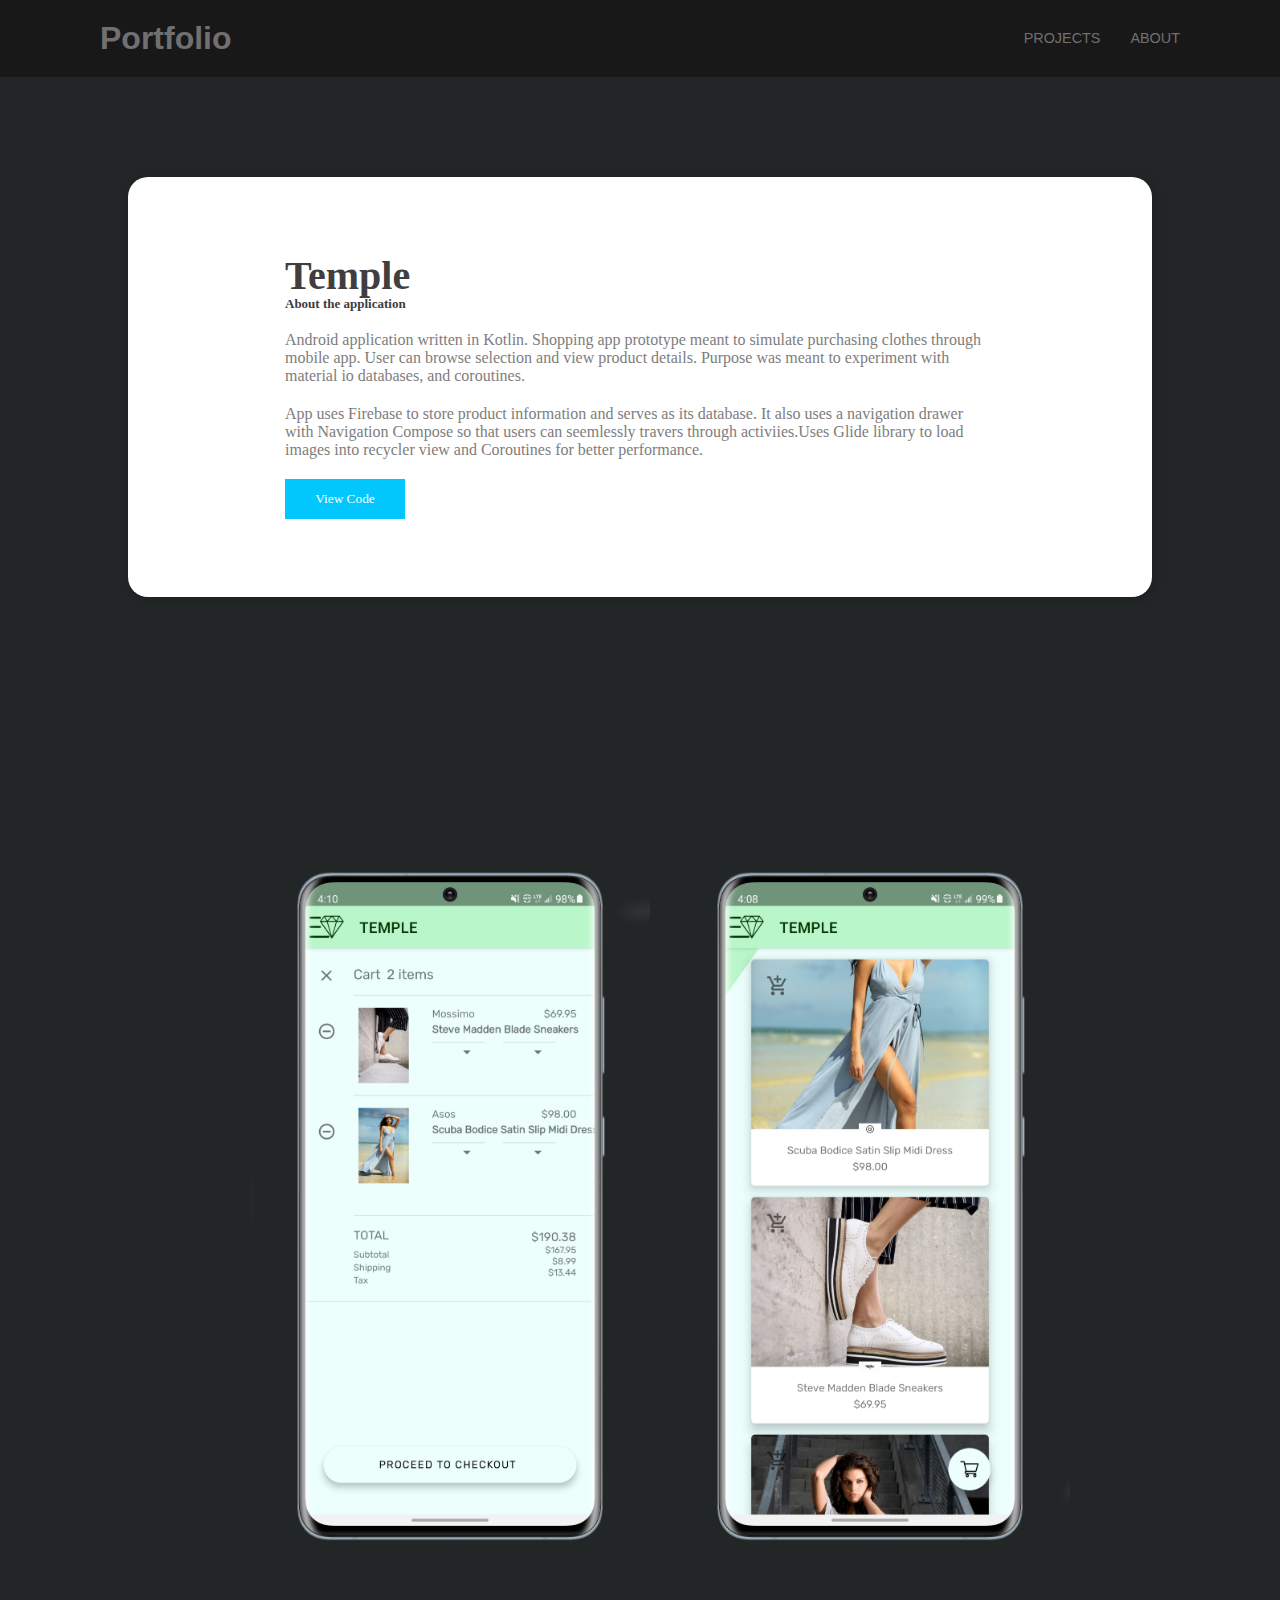
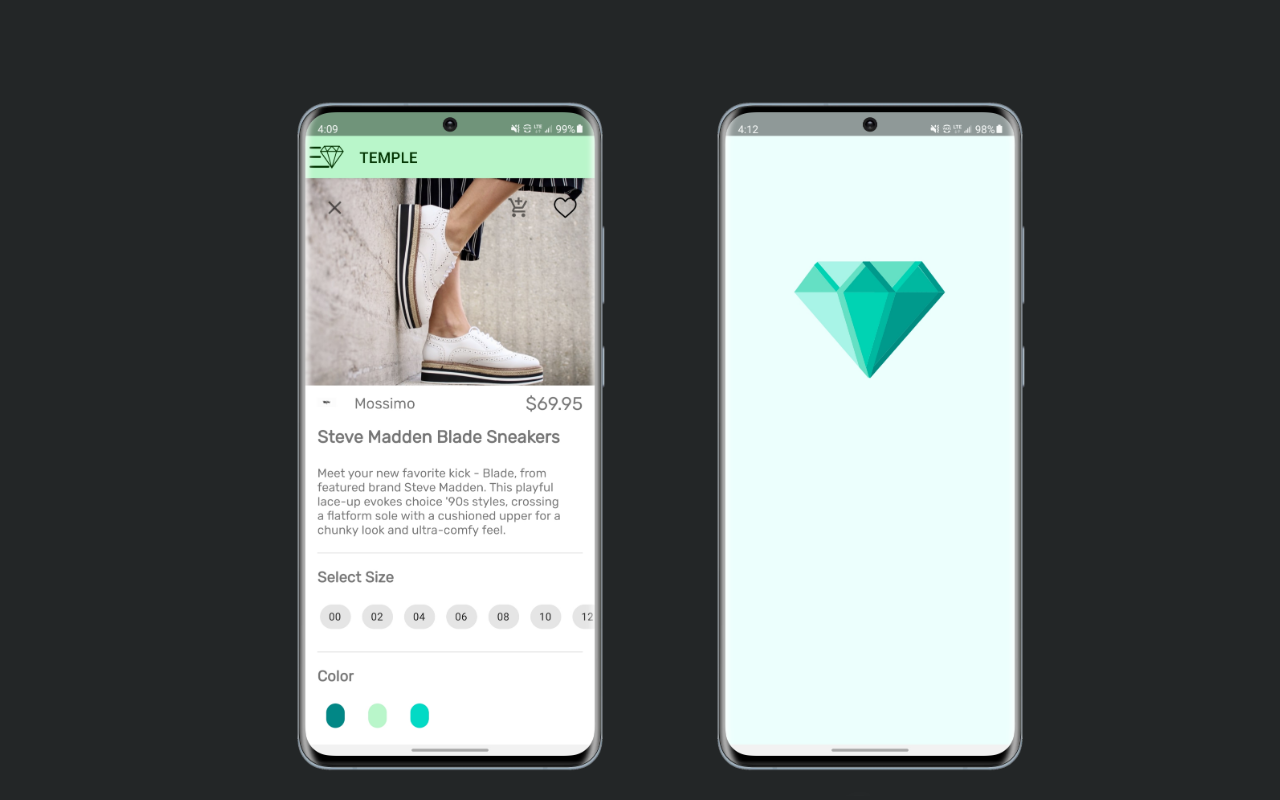
<file: links/temple.html>
<!DOCTYPE html>
<html lang="en" dir="ltr">
  <head>
    <meta charset="utf-8">
    <meta name='viewport' content='width=device-width,initial-scale=1' >
    <title>Personal Website</title>
    <link rel="stylesheet" href="../css/aboutApp.css" />
  </head>
  <body>


    <div class= "navbar">
    <header>
      <div class="lgo">
        <h1>Portfolio</h1>
      </div>
      <nav>
        <ul>
          <li><a href="../index.html">Projects</a></li>
          <li><a href="../about.html">About</a></li>
        </ul>
      </nav>
    </header>
  </div>


  <div class="about-container">
	   <!--about-app-text-->
		<div class="about-text">

  		<p> Temple</p>
  		<p>About the application</p>

      <p>
        Android application written in Kotlin. Shopping app prototype meant to
        simulate purchasing clothes through mobile app. User can browse selection
        and view product details. Purpose was meant to experiment with material io
        databases, and coroutines.</p>

      <p>
        App uses Firebase to store product information and serves as its database.
        It also uses a navigation drawer with Navigation Compose so that users can
        seemlessly travers through activiies.Uses Glide library to load images
        into recycler view and Coroutines for better performance.
      </p>
      <a target="_blank" href="https://github.com/Santarriaga/Temple">
        <button>View Code</button>
      </a>
		</div>
	</div>

  <div class="container">

    <div class="card">
      <div class="imgBx">
        <img src="../img/temple/temple4.png"/>
      </div>
    </div>

    <div class="card">
      <div class="imgBx">
        <img src="../img/temple/temple1.png"/>
      </div>
    </div>

    <div class="card">
      <div class="imgBx">
        <img src="../img/temple/temple2.png"/>
      </div>
    </div>

    <div class="card">
      <div class="imgBx">
        <img src="../img/temple/temple3.png"/>
      </div>
    </div>
  </div>

  </body>
</html>
</file>
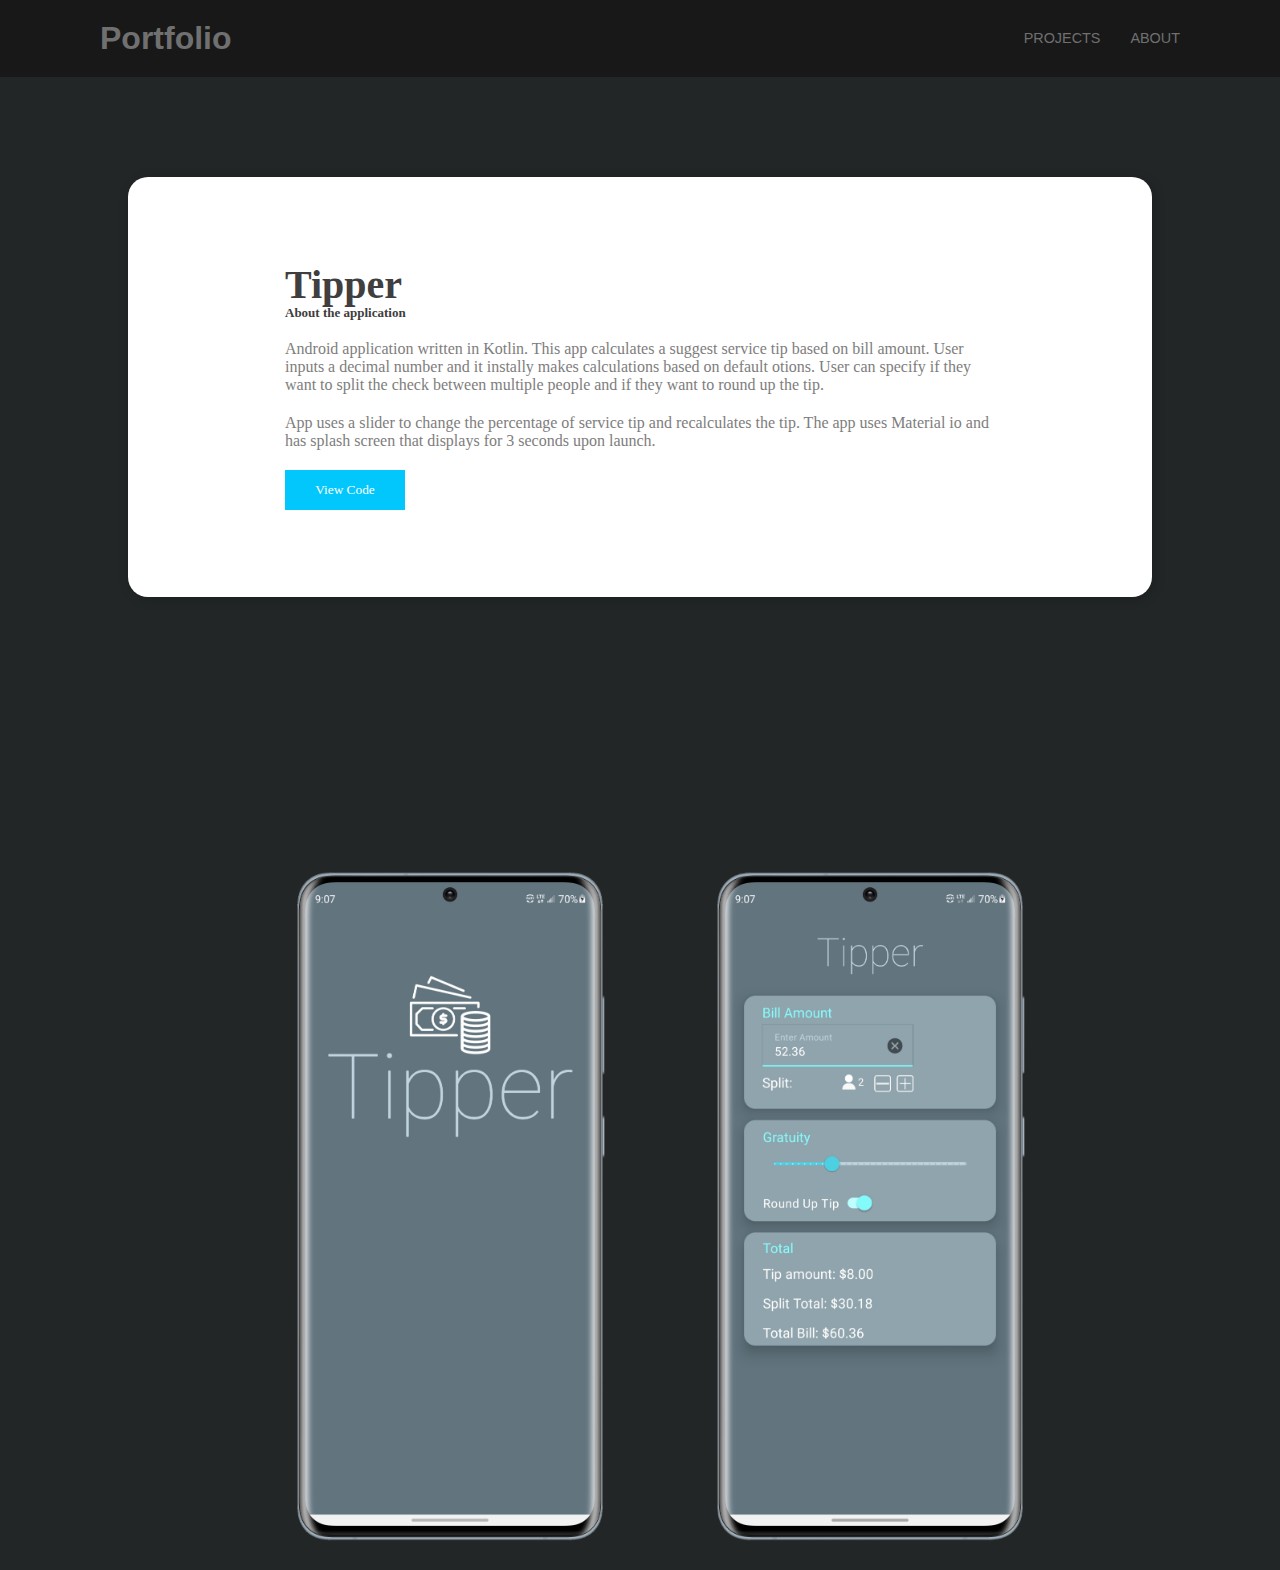
<file: links/tipper.html>
<!DOCTYPE html>
<html lang="en" dir="ltr">
  <head>
    <meta charset="utf-8">
    <meta name='viewport' content='width=device-width,initial-scale=1' >
    <title>Personal Website</title>
    <link rel="stylesheet" href="../css/aboutApp.css" />
  </head>
  <body>


    <div class= "navbar">
    <header>
      <div class="lgo">
        <h1>Portfolio</h1>
      </div>
      <nav>
        <ul>
          <li><a href="../index.html">Projects</a></li>
          <li><a href="../about.html">About</a></li>
        </ul>
      </nav>
    </header>
  </div>


  <div class="about-container">
	   <!--about-app-text-->
		<div class="about-text">

  		<p> Tipper    </p>
  		<p>About the application</p>

      <p>
        Android application written in Kotlin. This app calculates a suggest service tip based on bill
      amount. User inputs a decimal number and it instally makes calculations based
      on default otions. User can specify if they want to split the check between
      multiple people and if they want to round up the tip.  <br/></p>

      <p>
      App uses a slider to change the percentage of service tip and recalculates
      the tip. The app uses Material io and has splash screen that displays for
      3 seconds upon launch.
      </p>


      <a target="_blank" href="https://github.com/Santarriaga/Tipper">
        <button>View Code</button>
      </a>
		</div>
	</div>

  <div class="container">

    <div class="card">
      <div class="imgBx">
        <img src="../img/tipper/tipper2.png"/>
      </div>
    </div>

    <div class="card">
      <div class="imgBx">
        <img src="../img/tipper/tipper1.png"/>
      </div>
    </div>
  </div>

  </body>
</html>
</file>
<file: css/style.css>
* {
  margin: 0;
  padding: 0;
  box-sizing: border-box;
  font-family: "PT Sans", sans-serif;
}

.navbar,
.main-info-section{
  padding: 0 100px 0 100px;
}

nav ul,
.main-info-section{
  display: flex;
  flex-wrap: wrap;
  justify-content: space-between;
}

body{
  background-color: #232627;
}

header{
  display: flex;
  flex-wrap: wrap;
  justify-content: space-between;
  padding: 20px 0;
}

.navbar{
  background-color: #181818;
}

header h1,
header a{
  color: #707070;
}

li{
  list-style: none;
  margin-left: 30px;
}

a{
  text-decoration:none;
  font-size: .9rem;
  /* text-transform: uppercase; */
  position: relative;
  top: 50%;
  bottom: 50%;
  transform: translateY(-50);
}

/* .main-info-section{
  height: calc(100vh - 81.6px);
} */

.text h1{
  color: #fff;
  font-size: 3rem;
  cursor: context-menu;
}

.text h2{
  font-size: 2.5rem;
  cursor: context-menu;
}


.text span{
  display: inline-block;
}

span.name{
  color:  #01c7fc;
}

.text p{
  letter-spacing: 3px;
  word-spacing: 10px;
  font-size: .8rem;
}

.text a{
  padding: 12px 25px;
  background-color: none;
  border: 3px solid #01c7fc;
  color:  #01c7fc;
  font-size: .8rem;
  letter-spacing: 2px;
  position: relative;
  overflow: hidden;
  top: 50px;
  transition: .5s;
  display: inline-block;
}

.text a:hover{
  color: #fff;
}

.text a::before{
  content: '';
  background-color:  #01c7fc;
  position: absolute;
  left: 0;
  top: 0;
  width: 100%;
  height: 0%;
  z-index: -1;
  transition: .5s;
}

.text a:hover::before{
  height: 100%;
}

.profile-image img{
  width: 450px;
  height: 450px;
  margin-top: 40px;
}

/* This is CSS for the Projects  */


.projects{
 height: 600px;
 padding: 2% 10% 0px 10%;
 margin-top: 100px;
}

.projects p{
  margin: 20px;
}

.projects-text p:nth-child(1){
 font-family: sans-serif;
 font-weight:bold;
 color:#fff;
 font-size:2rem;
 line-height:0px;
 text-transform: uppercase;
 margin-bottom: 12px;
}

.projects-text p:nth-child(2){
 /* font-family:calibri; */
 font-weight: bold;
 color:#3e3d3d;
 font-size: 1rem;
 line-height: 5px;
}

.projects-text p:nth-child(3){
/* font-family:calibri; */
color:#fff;
font-size: 1.2rem;
}


.container
{
  position: relative;
  /* width: 1100px; */
  display: flex;
  justify-content: center;
  align-items: center;
  flex-wrap: wrap;
  flex-direction: row;
  padding: 30px;
}

.container .card
{
  position: relative;
  max-width: 300px;
  height: 350px;
  background: #181818;
  margin: 30px 10px;
  padding: 20px 15px;
  display: flex;
  flex-direction: column;
  box-shadow: 0 5px 20px rgba(0, 0, 0, 0.5);
  transition: 0.3s ease-in-out;
  margin-top: 170px;
}
.container .card:hover
{
  height: 620px;
  cursor: pointer;
}

.container .card .imgBx
{
  position: relative;
  width: 260px;
  max-height: 260px;
  top: -75px;
  left:  5px;
  z-index: 1;
}

.container .card .imgBx img
{
  max-width: 100%;
  border-radius: 4px;
}


.container .card .content
{
  position: relative;
  margin-top: -11px;
  padding: 10px 15px;
  text-align: center;
  color: #FFF;
  visibility: hidden;
  opacity: 0;
  transition: 0.3s ease-in-out;
  margin-top: 100px;
  margin-top: 200px;
}

.container .card:hover .content
{
  visibility: visible;
  opacity: 1;
  margin-top: -140;
  transition-delay: 0.3s;
}

@media screen and (max-width:990px) {
  .profile-image img{
    width: 400px;
    height: 400px;
    margin-top: 40px;
  }
}

@media screen and (max-width:650px) {
  .profile-image img{
    width: 300px;
    height: 300px;
    margin-top: 40px;
  }
}
</file>
<file: css/aboutApp.css>
* {
  margin: 0;
  padding: 0;
  box-sizing: border-box;
  font-family: "PT Sans", sans-serif;
}

.navbar{
  padding: 0 100px 0 100px;
}

nav ul{
  display: flex;
  flex-wrap: wrap;
  justify-content: space-between;
}

body{
  background-color: #232627;
}

header{
  display: flex;
  flex-wrap: wrap;
  justify-content: space-between;
  padding: 20px 0;
}

.navbar{
  background-color: #181818;
}

header h1,
header a{
  color: #707070;
}

li{
  list-style: none;
  margin-left: 30px;
}

a{
  text-decoration:none;
  font-size: .9rem;
  text-transform: uppercase;
  position: relative;
  top: 50%;
  bottom: 50%;
  transform: translateY(-50);
}


/* css for about section*/
.about-container{
 width:80%;
 height:420px;
 background:#ffffff;
 border-radius:20px;
 box-shadow:2px 2px 12px rgba(0,0,0,0.2);
 display: flex;
 margin: -7%  auto 20px auto;
 position: relative;
 justify-content:space-evenly;
 align-items: center;
 margin-top: 100px;
}

.about-text{
 width:750px;
}
.about-text p{
  margin: 20px;
}

.about-text p:nth-child(1){
 color:#403e3e;
 font-family: myriad pro;
 font-weight:bold;
 font-size:40px;
 line-height:0px;
}
.about-text p:nth-child(2){
 color:#3e3d3d;
 font-size:13px;
 font-family: myriad pro;
 font-weight:bold;
 line-height:15px;

}
.about-text p:nth-child(3),.about-text p:nth-child(4){
 color:#7e7d7d;
 font-family:calibri;
 font-size:16px;
}
.about-text button{
 width:120px;
 height: 40px;
 color:#ffffff;
 outline:none;
 border:none;
 font-family: calibri;
 background-color: #01c7fc;
 margin-left: 20px;
}

.about-text button:hover{
  cursor: pointer;
}


/* container for images */
.container
{
  position: relative;
  display: flex;
  justify-content: center;
  align-items: center;
  flex-wrap: wrap;
  flex-direction: row;
  padding: 30px;
}

.container .card
{
  position: relative;
  max-width: 400px;
  height: 450px;
  margin: 30px 10px;
  padding: 20px 15px;
  display: flex;
  flex-direction: column;
  transition: 0.3s ease-in-out;
  margin-top: 350px;
}

.container .card .imgBx
{
  position: relative;
  width: 400px;
  max-height: 450px;
  top: -175px;
  left:  5px;
  z-index: 1;
}

.container .card .imgBx img
{
  max-width: 100%;
  border-radius: 4px;
}

@media screen and (max-width:990px) {
  .about-container
  {
   height:520px;
  }
 .about-text p:nth-child(1)
 {
  font-size:20px;
 }

 .container .card
 {
   position: relative;
   max-width: 300px;
   height: 350px;
   margin-top: 250px;
 }

 .container .card .imgBx
 {
   position: relative;
   width: 300px;
   max-height: 350px;
 }
}

@media screen and (max-width:650px) {
  .about-container{
   height:800px;
 }

 .about-text p:nth-child(1){
  font-size:20px;
 }

 .container .card
 {
   margin-top: 275px;
 }

}
</file>
